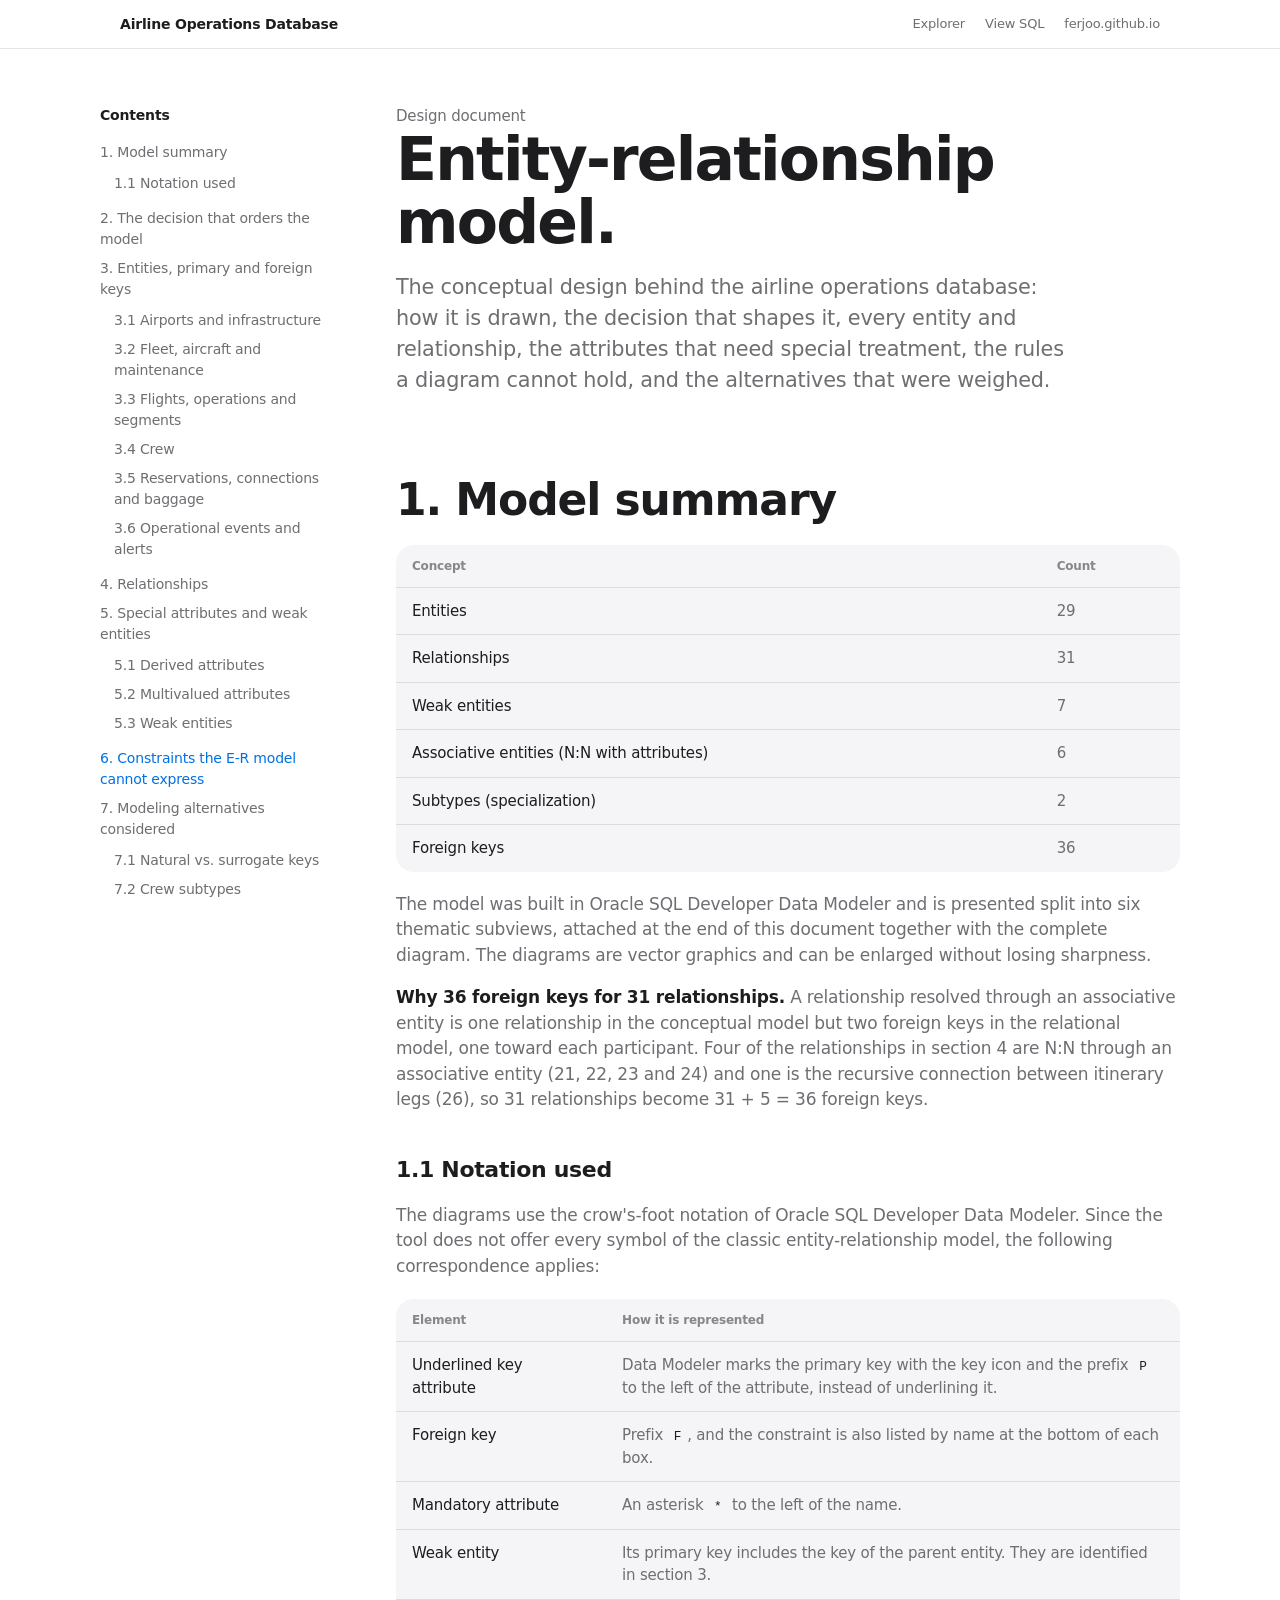
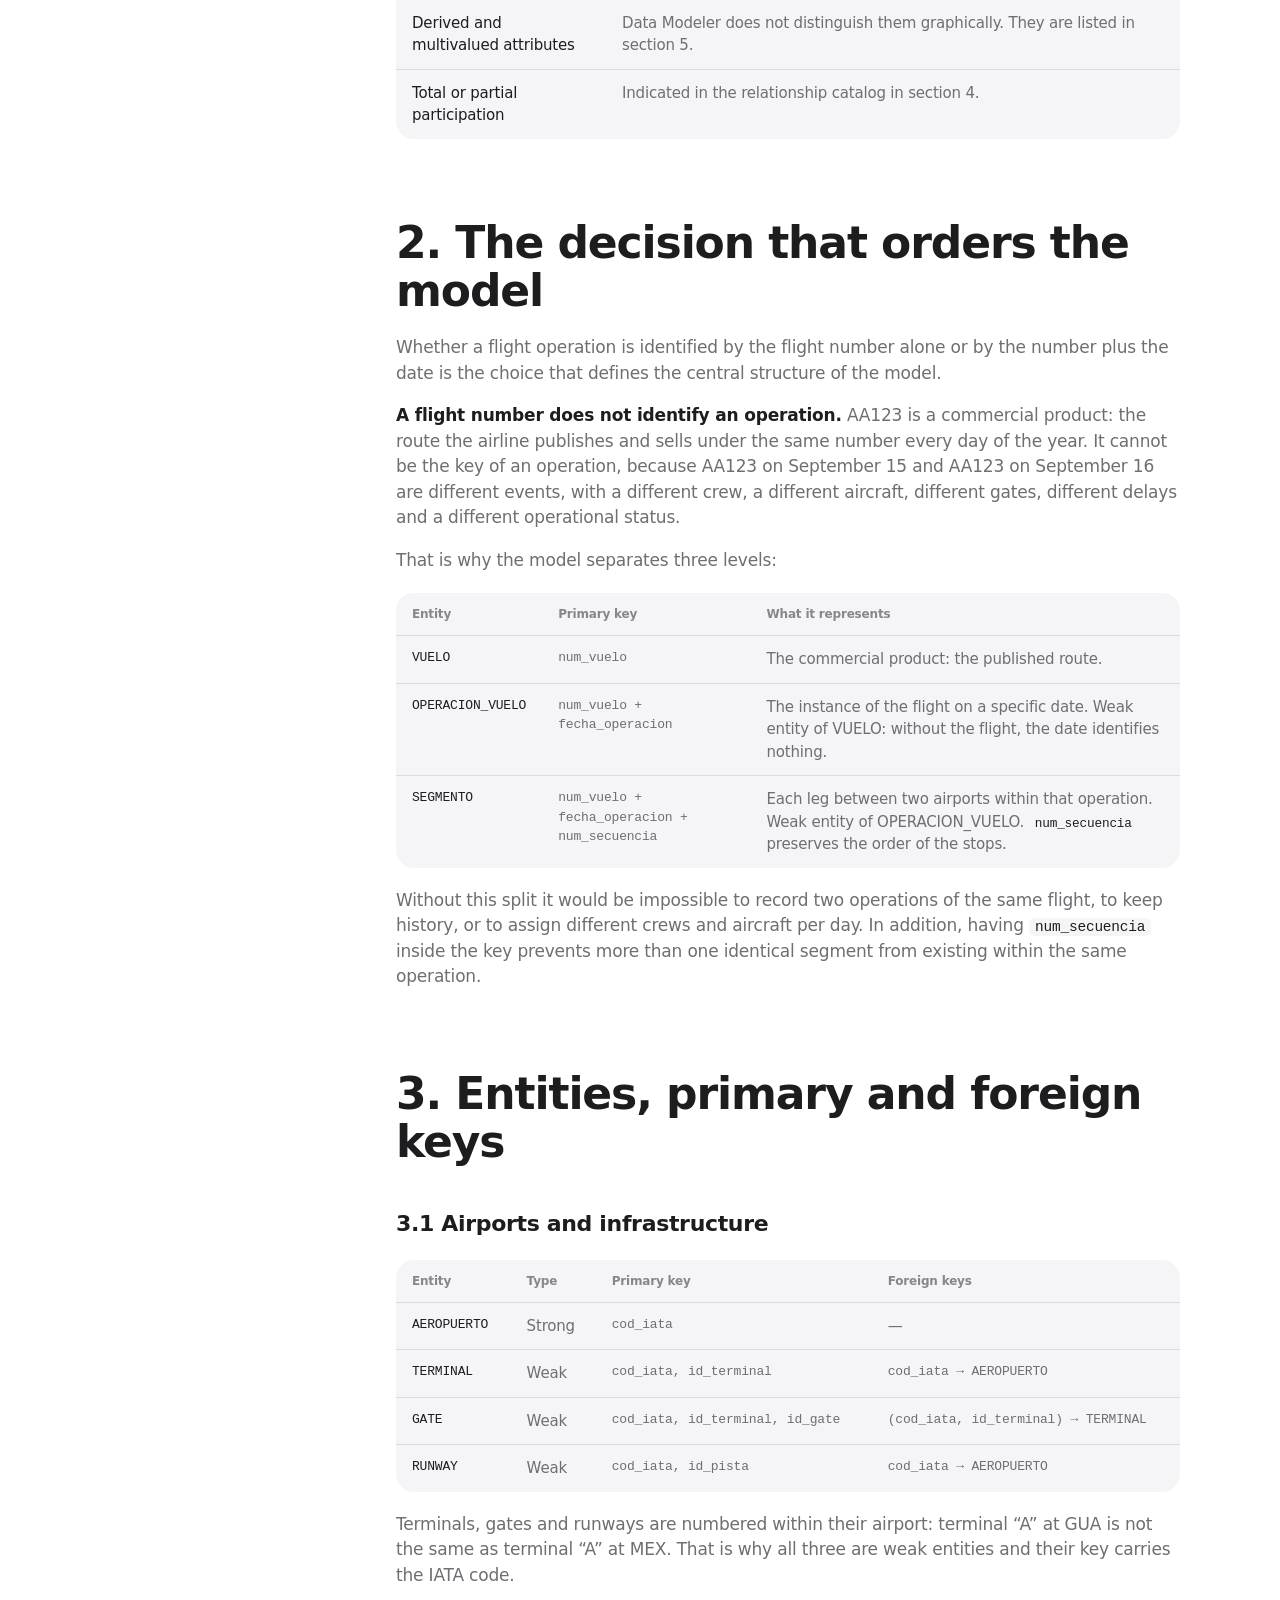
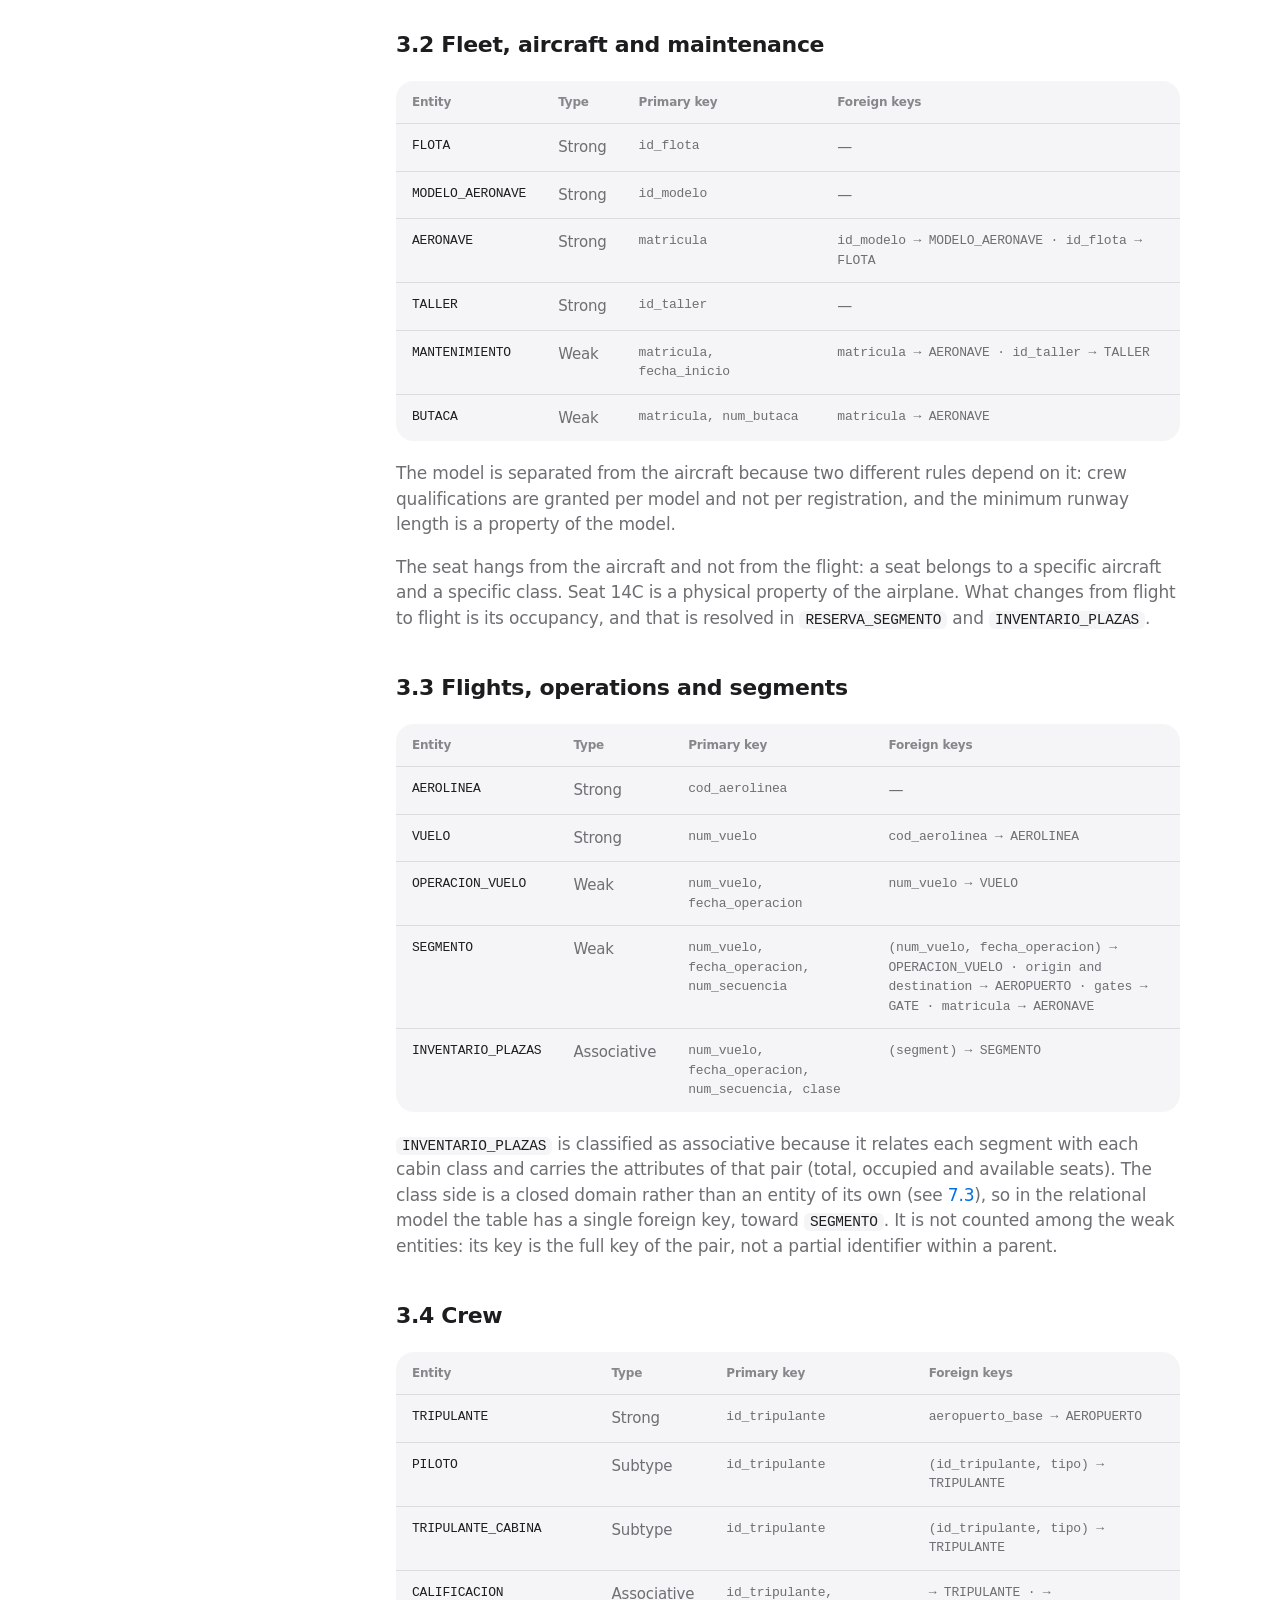
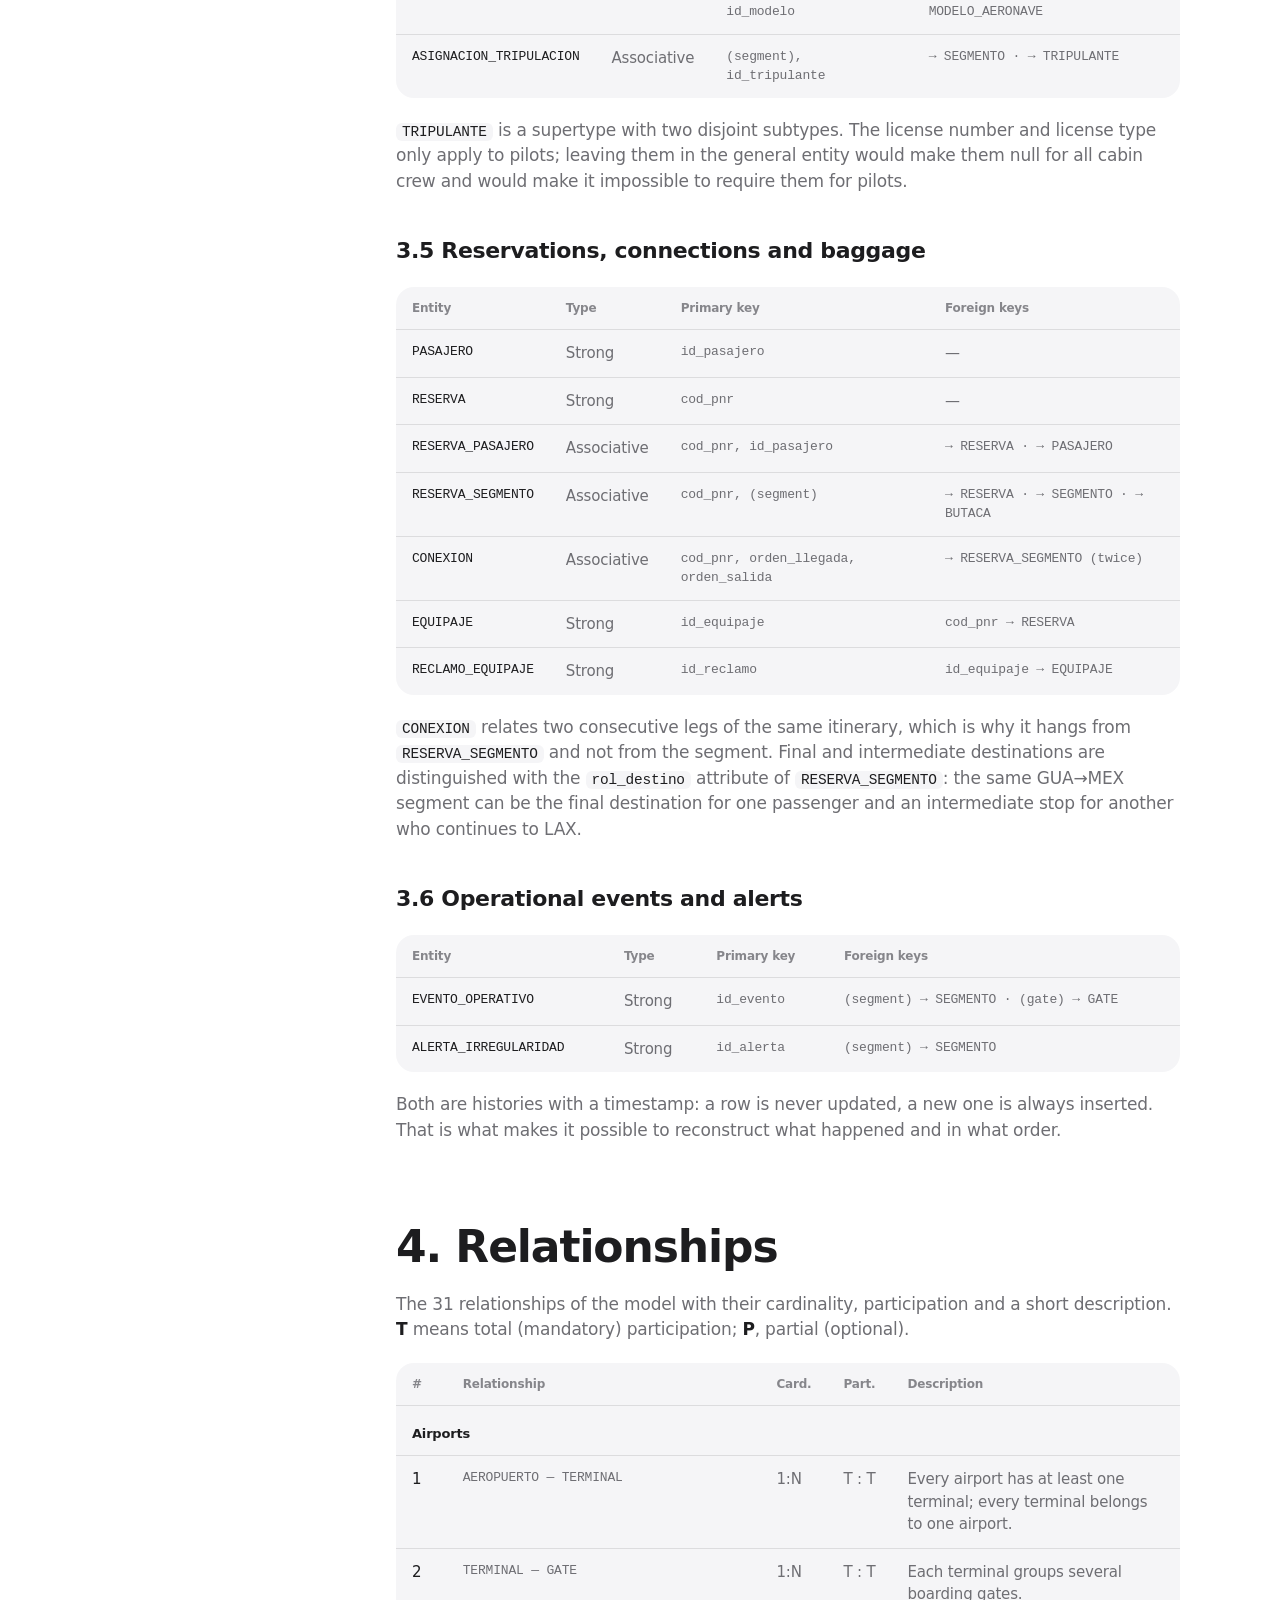
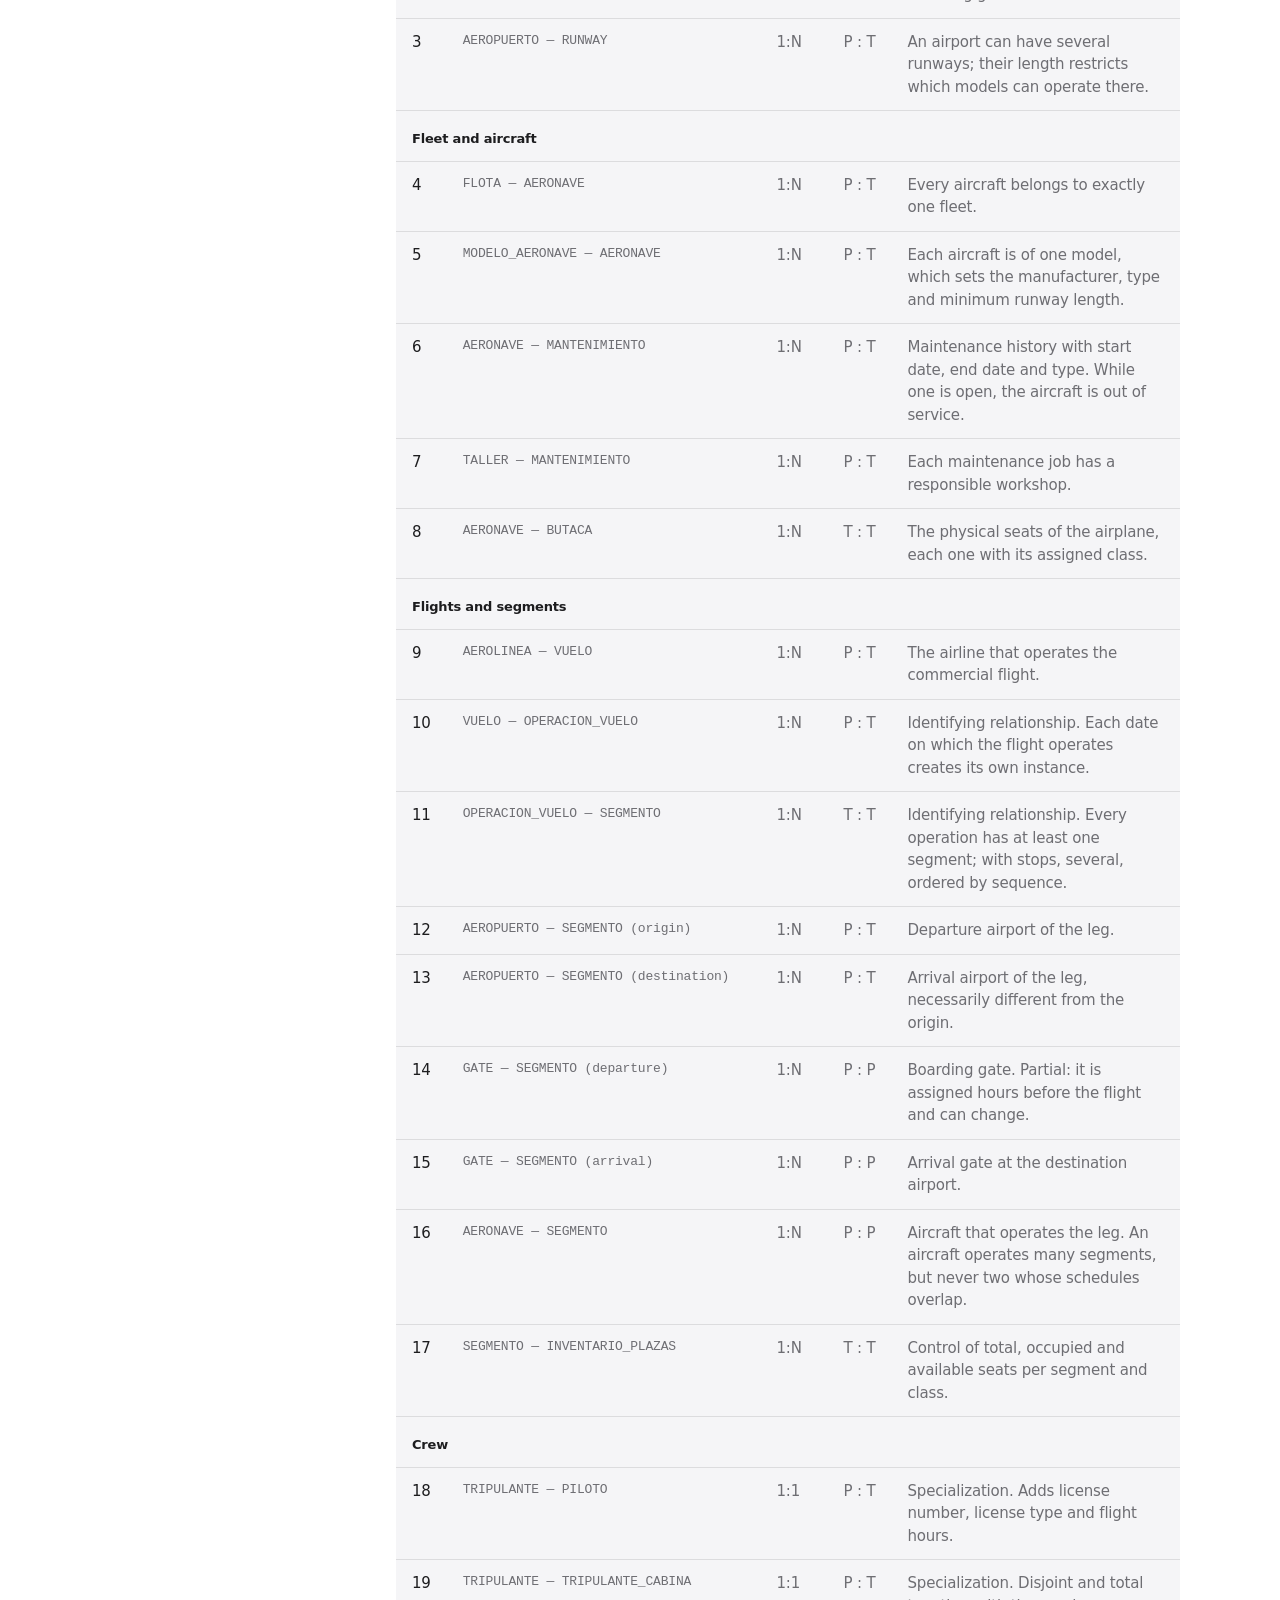
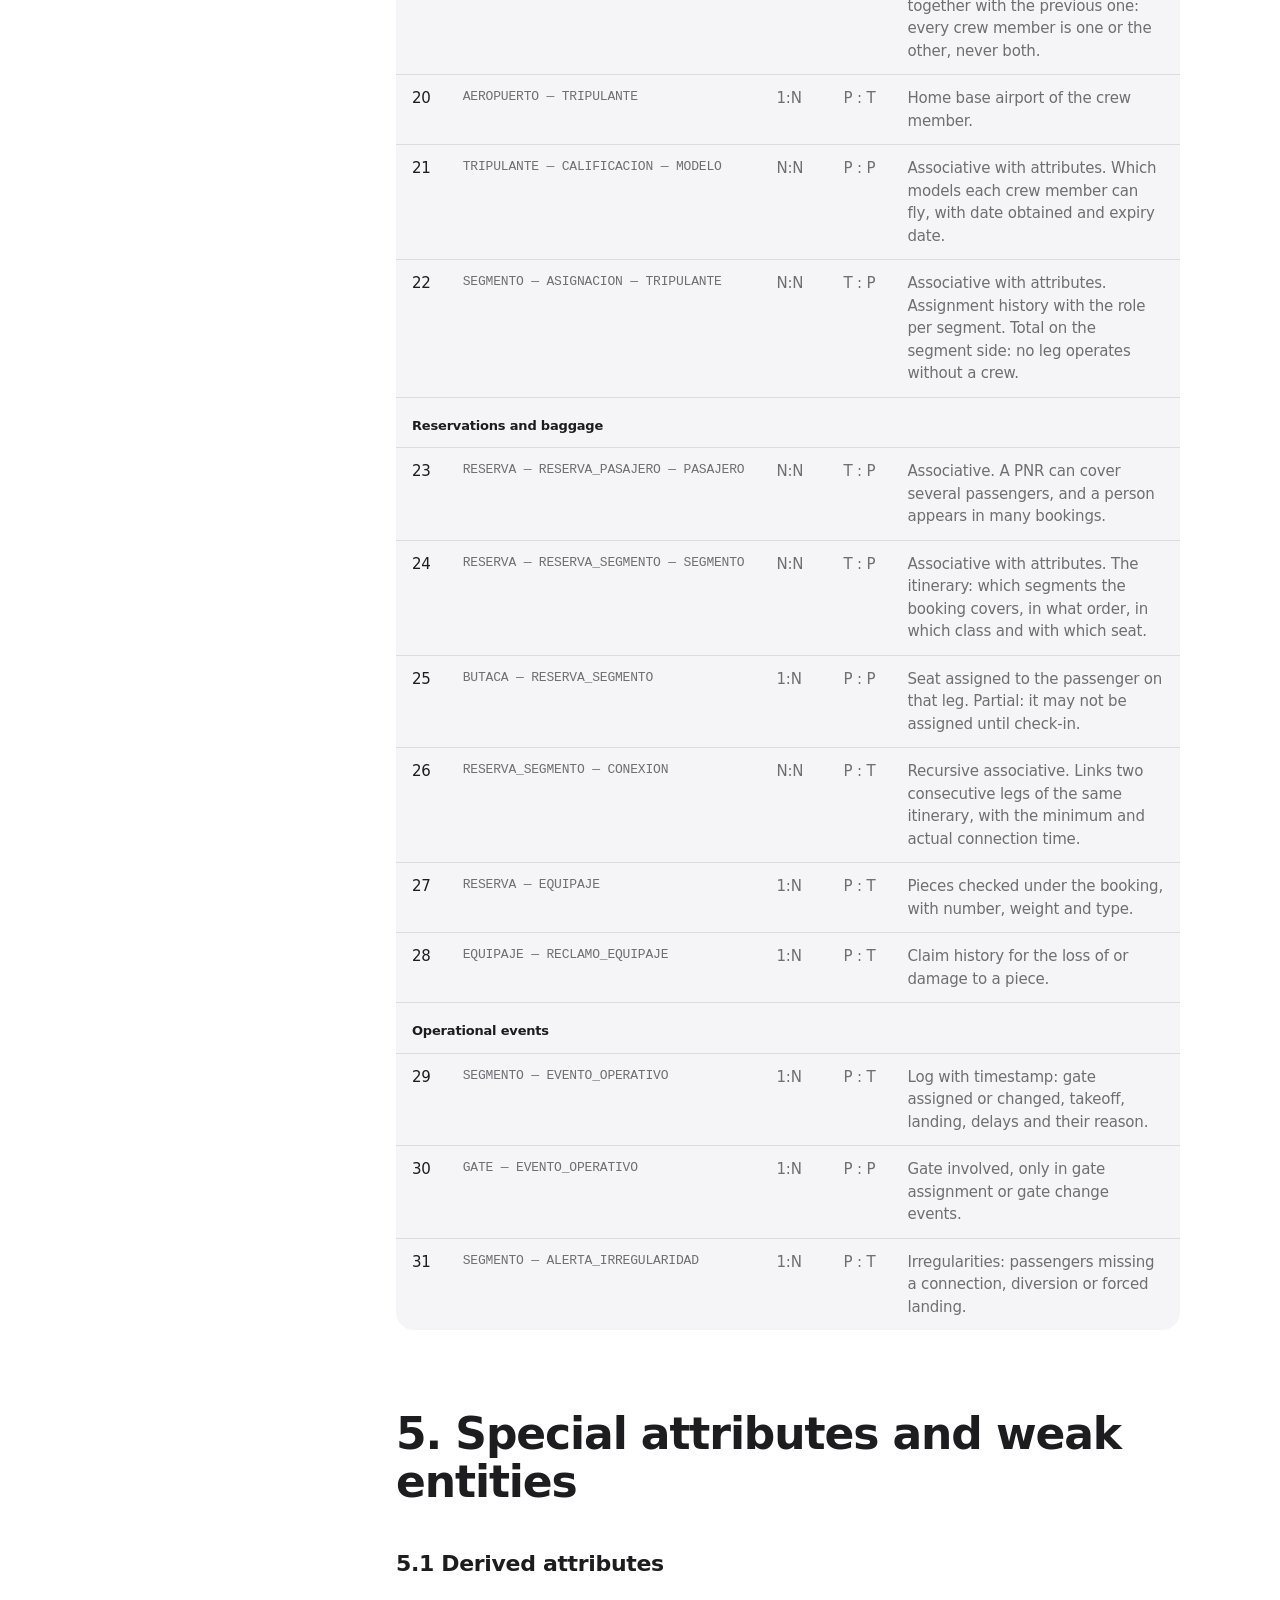
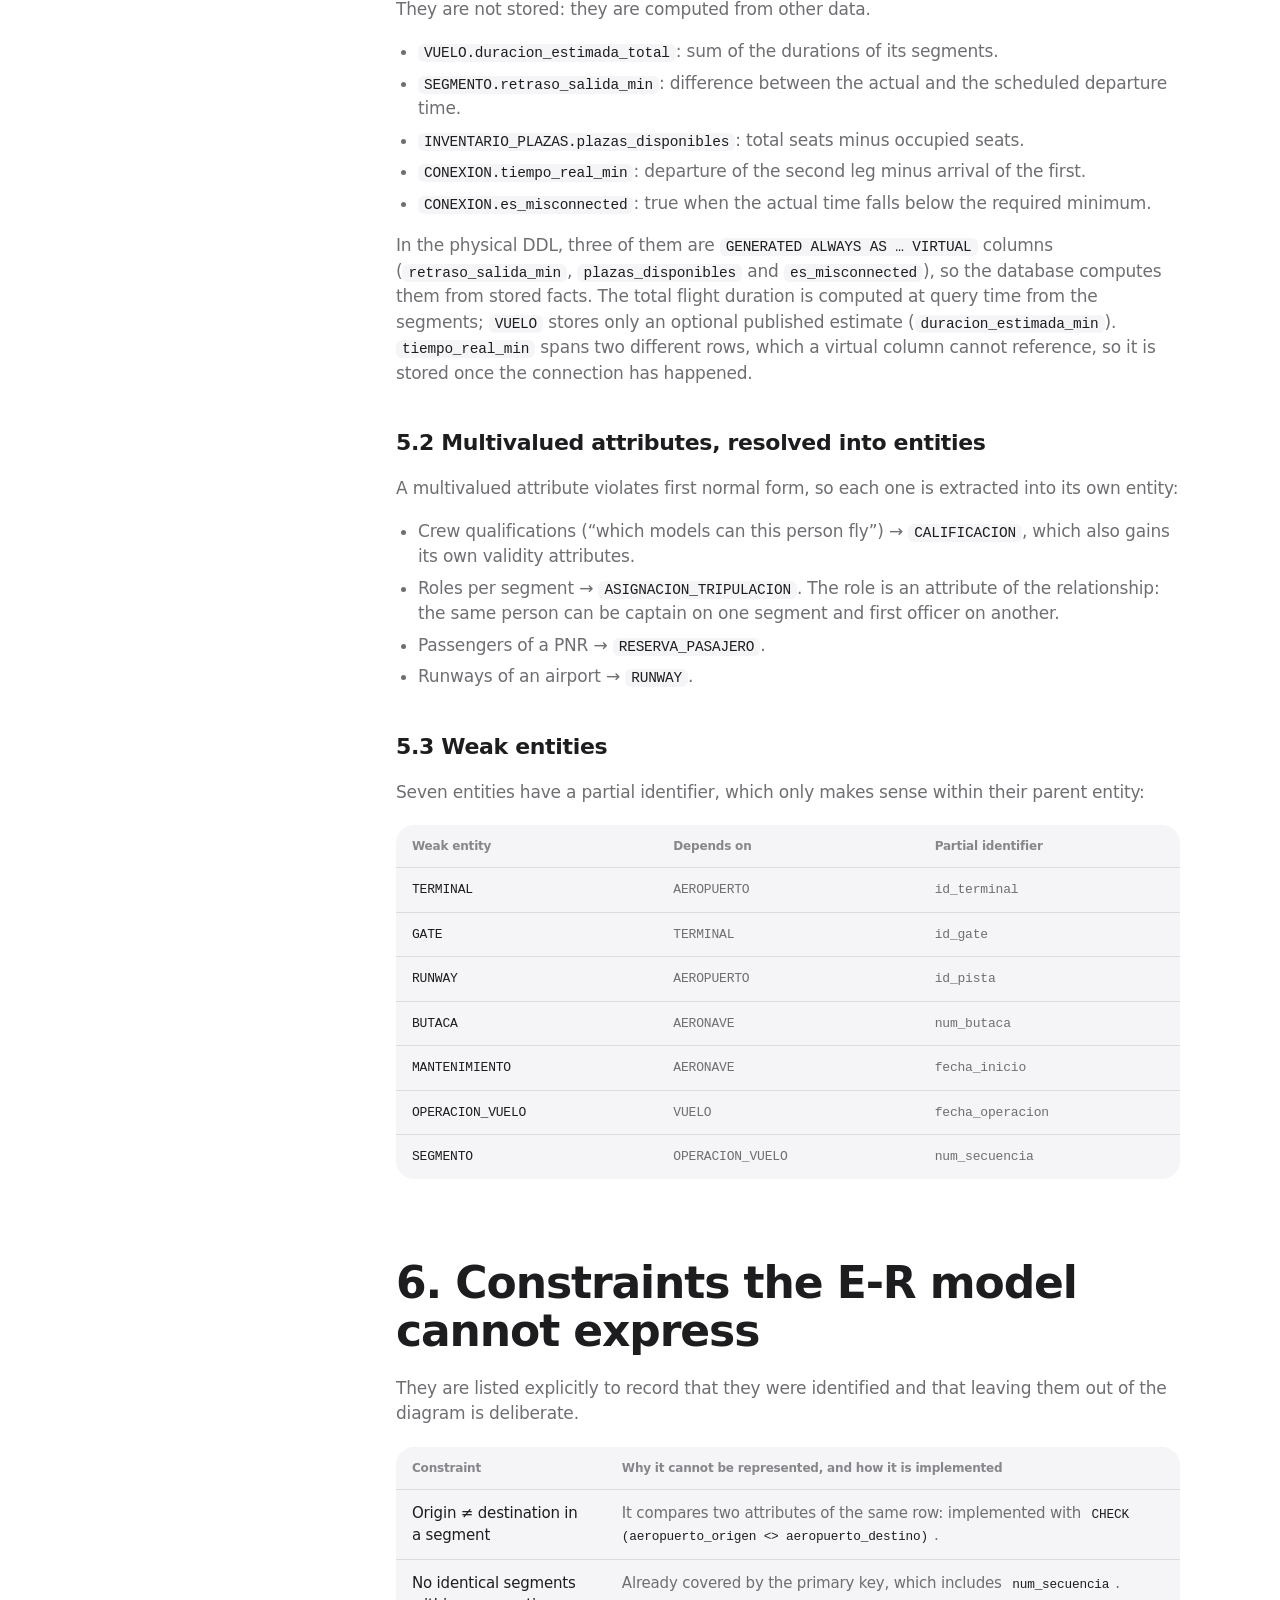
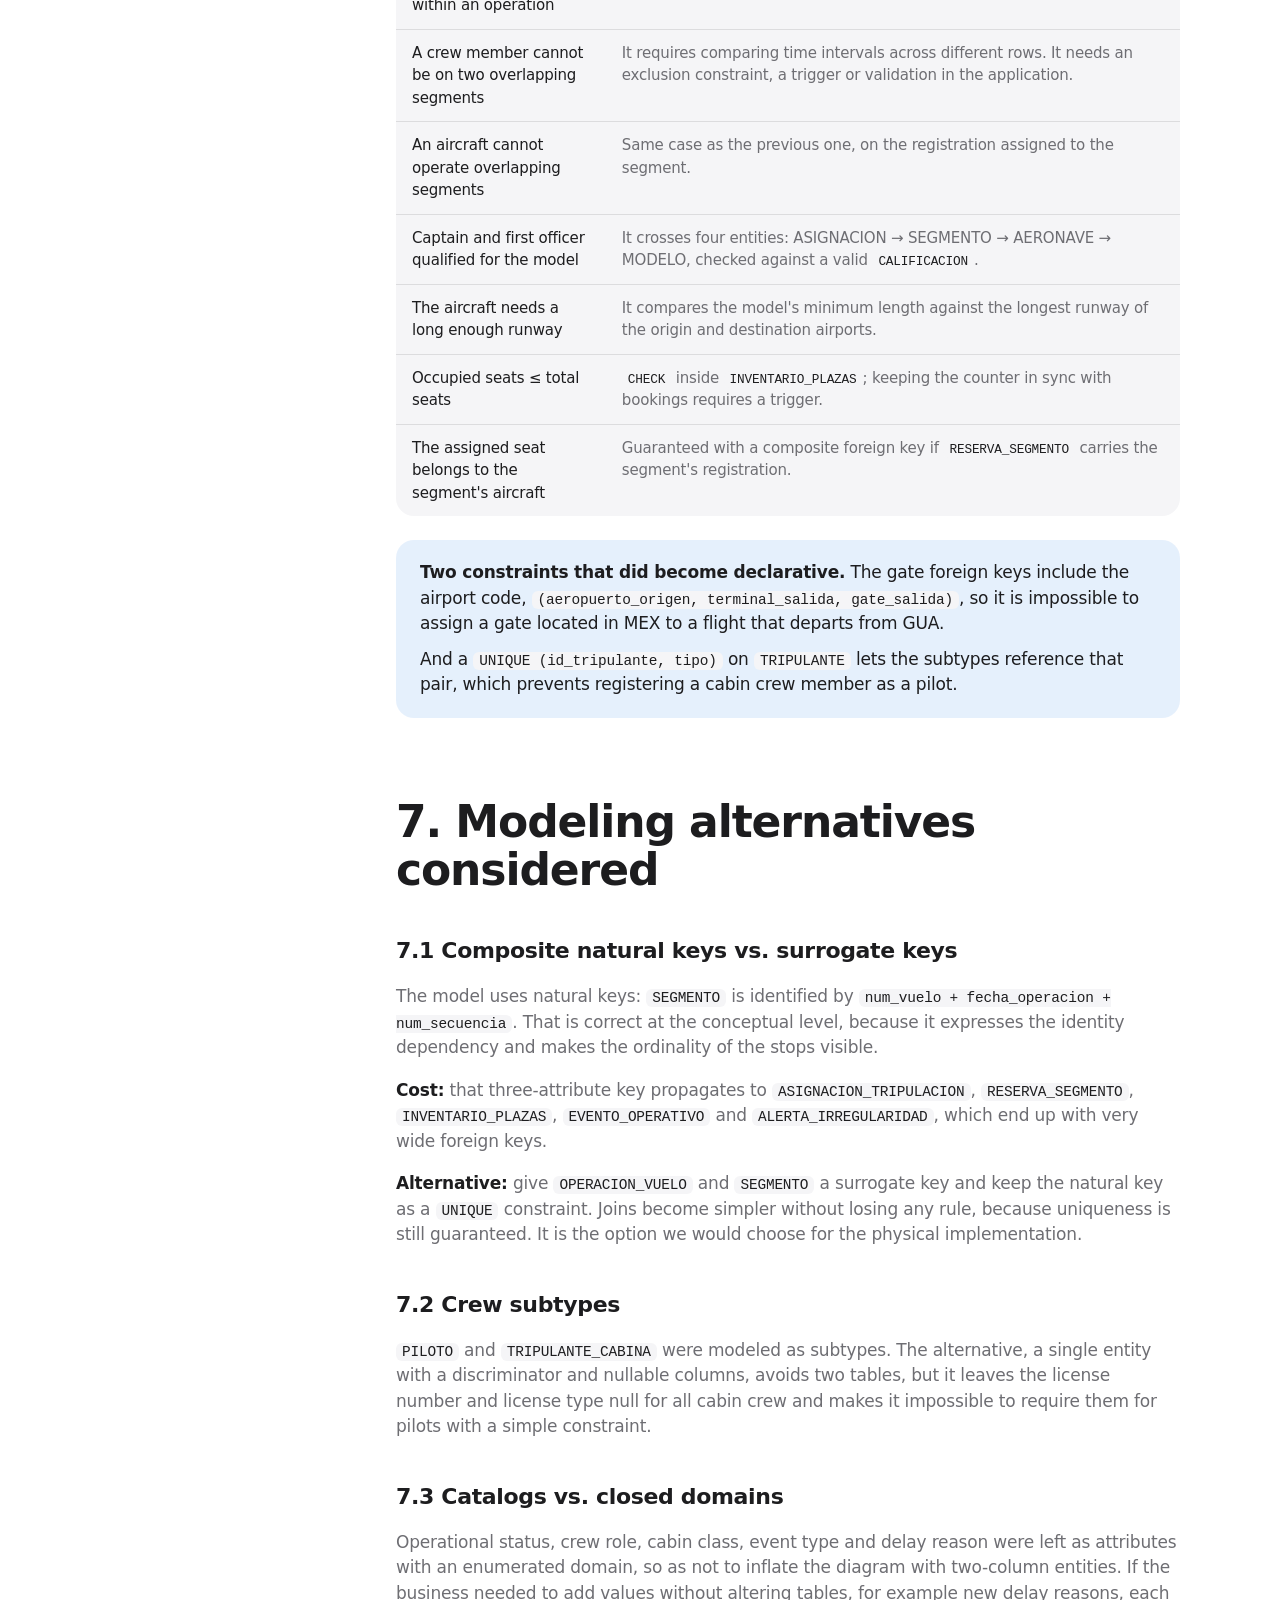
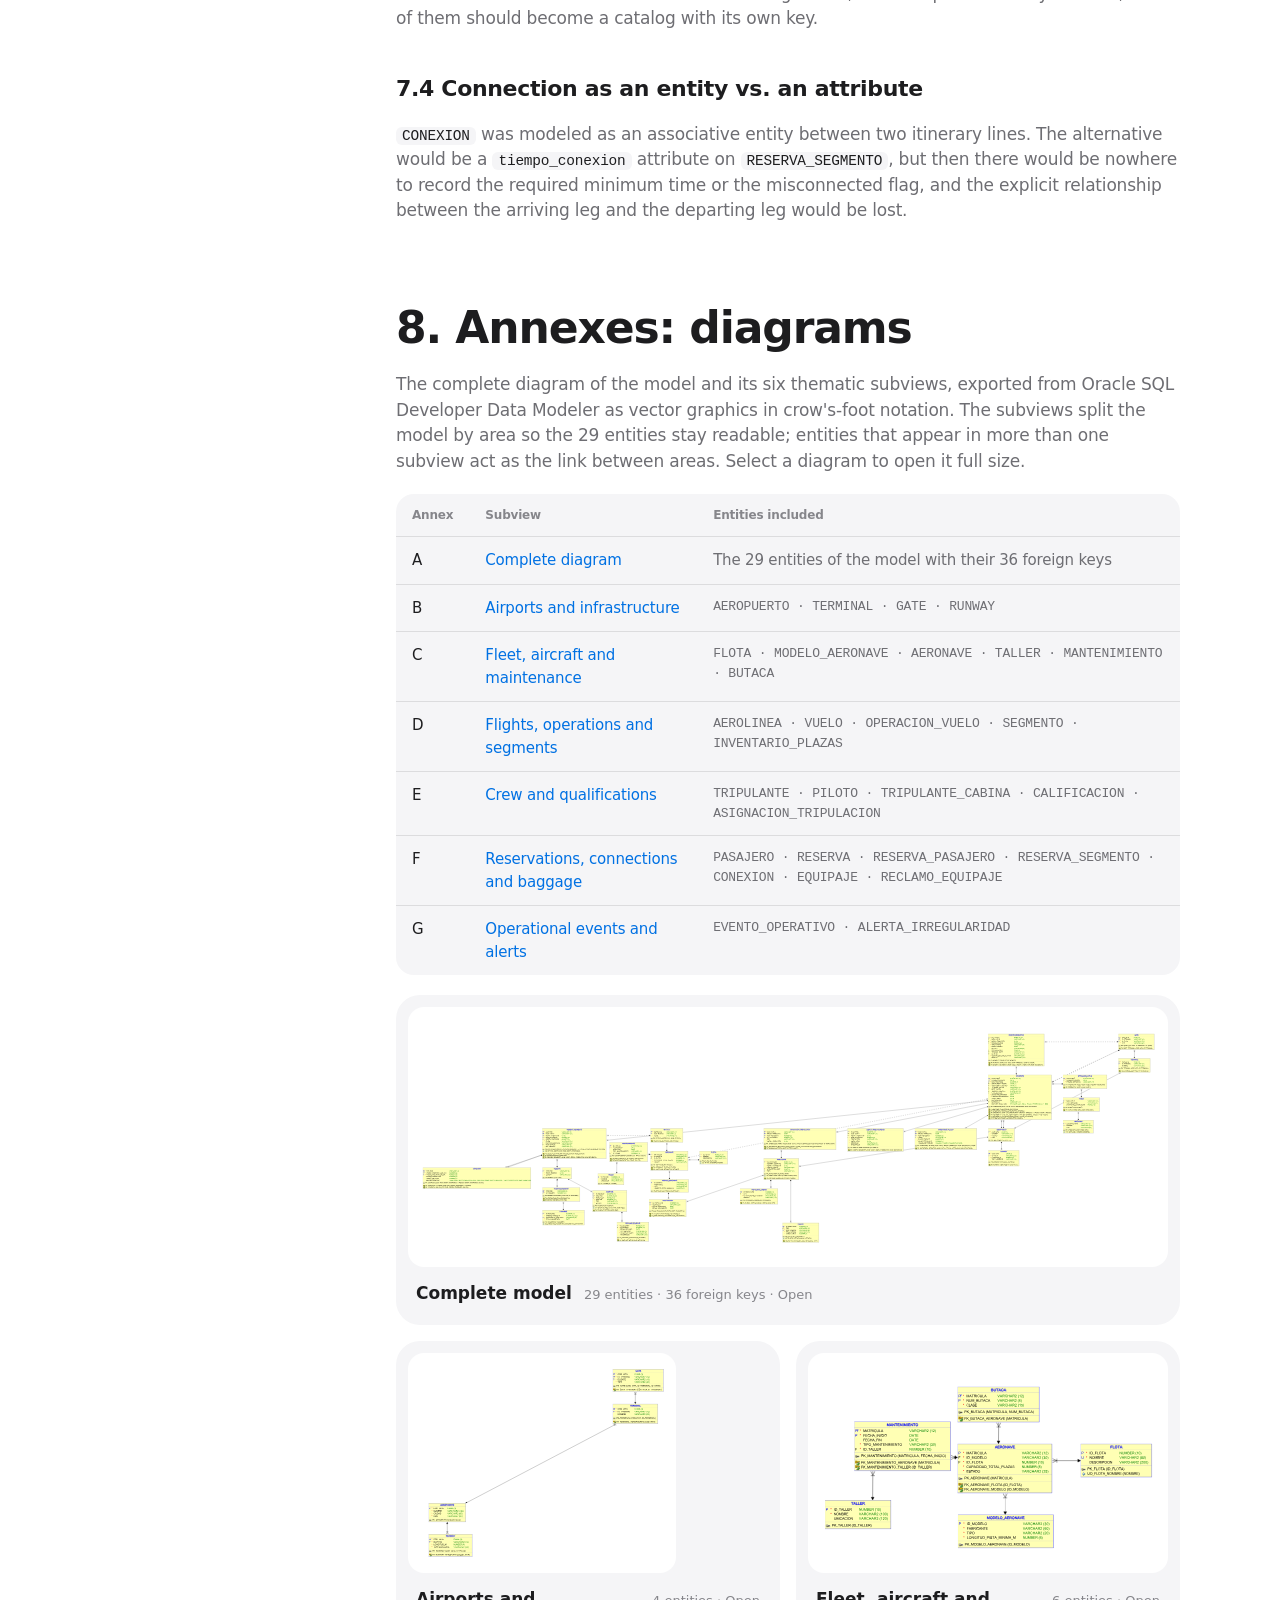
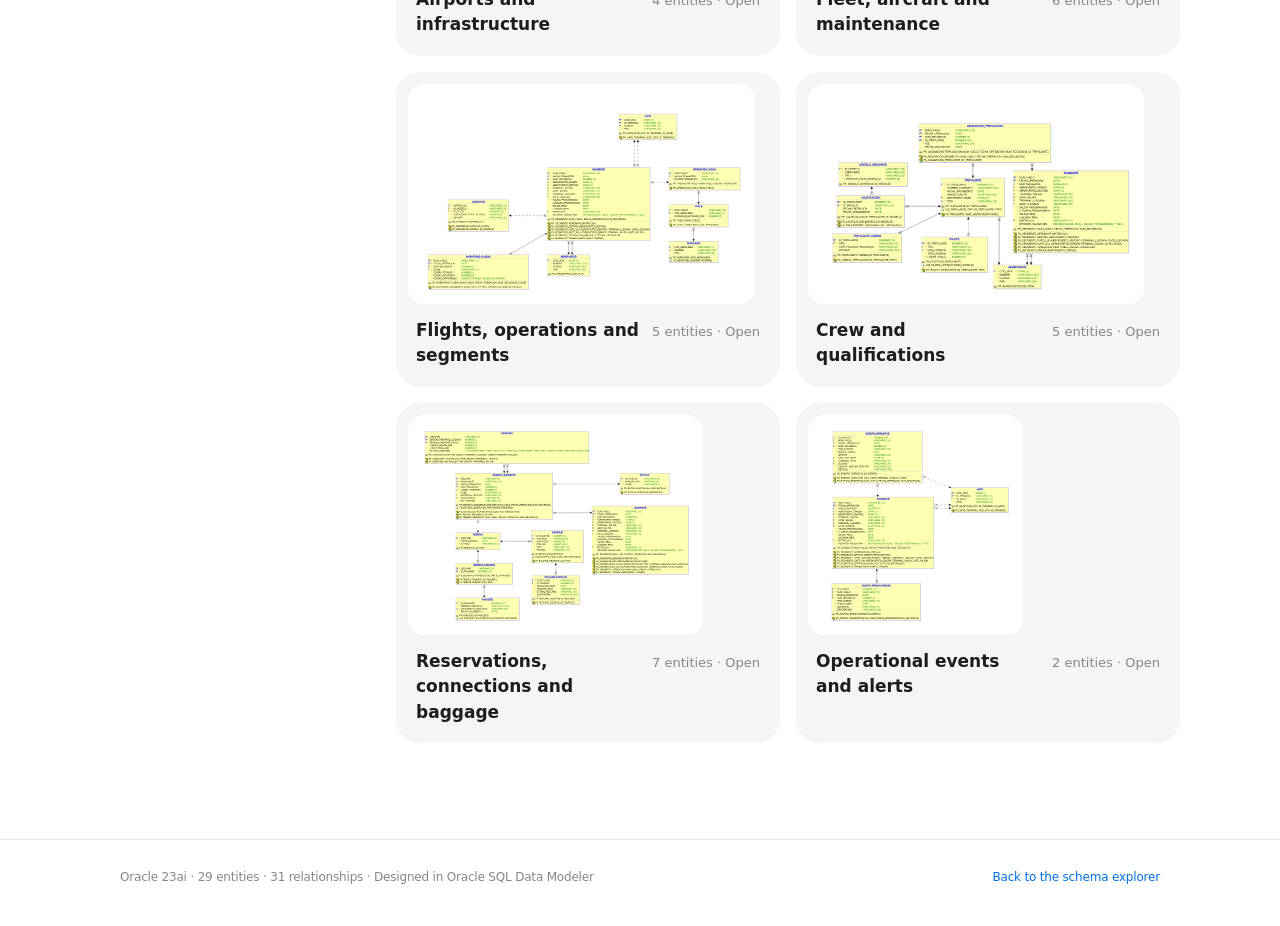
<file: design.html>
<!doctype html>
<html lang="en">
  <head>
    <meta charset="UTF-8" />
    <meta name="viewport" content="width=device-width, initial-scale=1.0" />
    <meta name="color-scheme" content="light dark" />
    <meta name="description" content="Entity-relationship design document for the airline operations database: notation, key decisions, every entity and relationship, special attributes, constraints and modeling alternatives." />
    <title>Design Document · Airline Operations Database</title>
    <link rel="icon" href="data:image/svg+xml,%3Csvg xmlns='http://www.w3.org/2000/svg' viewBox='0 0 64 64'%3E%3Crect width='64' height='64' rx='14' fill='%230071e3'/%3E%3Cpath d='M18 22h28M18 32h28M18 42h28' stroke='white' stroke-width='5' stroke-linecap='round'/%3E%3C/svg%3E" />
    <link rel="stylesheet" href="assets/style.css" />
  </head>
  <body>
    <header class="nav">
      <div class="wrap nav-inner">
        <a class="nav-title" href="index.html">Airline Operations Database</a>
        <nav aria-label="Links" class="nav-links">
          <a href="index.html">Explorer</a>
          <a href="https://github.com/ferjoo/airline-database/blob/main/schema/airline.sql">View SQL</a>
          <a href="https://ferjoo.github.io">ferjoo.github.io</a>
        </nav>
      </div>
    </header>

    <div class="wrap doc-layout">
      <details class="toc" open>
        <summary>Contents</summary>
        <ol>
          <li><a href="#summary">1. Model summary</a>
            <ol><li><a href="#notation">1.1 Notation used</a></li></ol>
          </li>
          <li><a href="#decision">2. The decision that orders the model</a></li>
          <li><a href="#entities">3. Entities, primary and foreign keys</a>
            <ol>
              <li><a href="#e-airports">3.1 Airports and infrastructure</a></li>
              <li><a href="#e-fleet">3.2 Fleet, aircraft and maintenance</a></li>
              <li><a href="#e-flights">3.3 Flights, operations and segments</a></li>
              <li><a href="#e-crew">3.4 Crew</a></li>
              <li><a href="#e-reservations">3.5 Reservations, connections and baggage</a></li>
              <li><a href="#e-operations">3.6 Operational events and alerts</a></li>
            </ol>
          </li>
          <li><a href="#relationships">4. Relationships</a></li>
          <li><a href="#special">5. Special attributes and weak entities</a>
            <ol>
              <li><a href="#derived">5.1 Derived attributes</a></li>
              <li><a href="#multivalued">5.2 Multivalued attributes</a></li>
              <li><a href="#weak">5.3 Weak entities</a></li>
            </ol>
          </li>
          <li><a href="#constraints">6. Constraints the E-R model cannot express</a></li>
          <li><a href="#alternatives">7. Modeling alternatives considered</a>
            <ol>
              <li><a href="#alt-keys">7.1 Natural vs. surrogate keys</a></li>
              <li><a href="#alt-subtypes">7.2 Crew subtypes</a></li>
              <li><a href="#alt-catalogs">7.3 Catalogs vs. closed domains</a></li>
              <li><a href="#alt-connection">7.4 Connection as entity vs. attribute</a></li>
            </ol>
          </li>
          <li><a href="#annexes">8. Annexes: diagrams</a></li>
        </ol>
      </details>

      <main class="doc">
        <p class="eyebrow">Design document</p>
        <h1>Entity-relationship model.</h1>
        <p class="lead">
          The conceptual design behind the airline operations database: how it is drawn, the decision that shapes it, every entity
          and relationship, the attributes that need special treatment, the rules a diagram cannot hold, and the alternatives that
          were weighed.
        </p>

        <!-- 1 -->
        <h2 id="summary">1. Model summary</h2>
        <div class="doc-table">
          <table>
            <thead><tr><th>Concept</th><th>Count</th></tr></thead>
            <tbody>
              <tr><td>Entities</td><td>29</td></tr>
              <tr><td>Relationships</td><td>31</td></tr>
              <tr><td>Weak entities</td><td>7</td></tr>
              <tr><td>Associative entities (N:N with attributes)</td><td>6</td></tr>
              <tr><td>Subtypes (specialization)</td><td>2</td></tr>
              <tr><td>Foreign keys</td><td>36</td></tr>
            </tbody>
          </table>
        </div>
        <p>
          The model was built in Oracle SQL Developer Data Modeler and is presented split into six thematic subviews, attached at the
          end of this document together with the complete diagram. The diagrams are vector graphics and can be enlarged without losing
          sharpness.
        </p>
        <p>
          <strong>Why 36 foreign keys for 31 relationships.</strong> A relationship resolved through an associative entity is one
          relationship in the conceptual model but two foreign keys in the relational model, one toward each participant. Four of the
          relationships in section 4 are N:N through an associative entity (21, 22, 23 and 24) and one is the recursive connection
          between itinerary legs (26), so 31 relationships become 31 + 5 = 36 foreign keys.
        </p>

        <h3 id="notation">1.1 Notation used</h3>
        <p>
          The diagrams use the crow's-foot notation of Oracle SQL Developer Data Modeler. Since the tool does not offer every symbol of
          the classic entity-relationship model, the following correspondence applies:
        </p>
        <div class="doc-table">
          <table>
            <thead><tr><th>Element</th><th>How it is represented</th></tr></thead>
            <tbody>
              <tr><td>Underlined key attribute</td><td>Data Modeler marks the primary key with the key icon and the prefix <code>P</code> to the left of the attribute, instead of underlining it.</td></tr>
              <tr><td>Foreign key</td><td>Prefix <code>F</code>, and the constraint is also listed by name at the bottom of each box.</td></tr>
              <tr><td>Mandatory attribute</td><td>An asterisk <code>*</code> to the left of the name.</td></tr>
              <tr><td>Weak entity</td><td>Its primary key includes the key of the parent entity. They are identified in section 3.</td></tr>
              <tr><td>Derived and multivalued attributes</td><td>Data Modeler does not distinguish them graphically. They are listed in section 5.</td></tr>
              <tr><td>Total or partial participation</td><td>Indicated in the relationship catalog in section 4.</td></tr>
            </tbody>
          </table>
        </div>

        <!-- 2 -->
        <h2 id="decision">2. The decision that orders the model</h2>
        <p>
          Whether a flight operation is identified by the flight number alone or by the number plus the date is the choice that defines
          the central structure of the model.
        </p>
        <p>
          <strong>A flight number does not identify an operation.</strong> AA123 is a commercial product: the route the airline publishes
          and sells under the same number every day of the year. It cannot be the key of an operation, because AA123 on September 15 and
          AA123 on September 16 are different events, with a different crew, a different aircraft, different gates, different delays and
          a different operational status.
        </p>
        <p>That is why the model separates three levels:</p>
        <div class="doc-table">
          <table>
            <thead><tr><th>Entity</th><th>Primary key</th><th>What it represents</th></tr></thead>
            <tbody>
              <tr><td class="mono">VUELO</td><td class="mono">num_vuelo</td><td>The commercial product: the published route.</td></tr>
              <tr><td class="mono">OPERACION_VUELO</td><td class="mono">num_vuelo + fecha_operacion</td><td>The instance of the flight on a specific date. Weak entity of VUELO: without the flight, the date identifies nothing.</td></tr>
              <tr><td class="mono">SEGMENTO</td><td class="mono">num_vuelo + fecha_operacion + num_secuencia</td><td>Each leg between two airports within that operation. Weak entity of OPERACION_VUELO. <code>num_secuencia</code> preserves the order of the stops.</td></tr>
            </tbody>
          </table>
        </div>
        <p>
          Without this split it would be impossible to record two operations of the same flight, to keep history, or to assign different
          crews and aircraft per day. In addition, having <code>num_secuencia</code> inside the key prevents more than one identical segment
          from existing within the same operation.
        </p>

        <!-- 3 -->
        <h2 id="entities">3. Entities, primary and foreign keys</h2>

        <h3 id="e-airports">3.1 Airports and infrastructure</h3>
        <div class="doc-table">
          <table>
            <thead><tr><th>Entity</th><th>Type</th><th>Primary key</th><th>Foreign keys</th></tr></thead>
            <tbody>
              <tr><td class="mono">AEROPUERTO</td><td>Strong</td><td class="mono">cod_iata</td><td>—</td></tr>
              <tr><td class="mono">TERMINAL</td><td>Weak</td><td class="mono">cod_iata, id_terminal</td><td class="mono">cod_iata → AEROPUERTO</td></tr>
              <tr><td class="mono">GATE</td><td>Weak</td><td class="mono">cod_iata, id_terminal, id_gate</td><td class="mono">(cod_iata, id_terminal) → TERMINAL</td></tr>
              <tr><td class="mono">RUNWAY</td><td>Weak</td><td class="mono">cod_iata, id_pista</td><td class="mono">cod_iata → AEROPUERTO</td></tr>
            </tbody>
          </table>
        </div>
        <p>
          Terminals, gates and runways are numbered within their airport: terminal “A” at GUA is not the same as terminal “A” at MEX.
          That is why all three are weak entities and their key carries the IATA code.
        </p>

        <h3 id="e-fleet">3.2 Fleet, aircraft and maintenance</h3>
        <div class="doc-table">
          <table>
            <thead><tr><th>Entity</th><th>Type</th><th>Primary key</th><th>Foreign keys</th></tr></thead>
            <tbody>
              <tr><td class="mono">FLOTA</td><td>Strong</td><td class="mono">id_flota</td><td>—</td></tr>
              <tr><td class="mono">MODELO_AERONAVE</td><td>Strong</td><td class="mono">id_modelo</td><td>—</td></tr>
              <tr><td class="mono">AERONAVE</td><td>Strong</td><td class="mono">matricula</td><td class="mono">id_modelo → MODELO_AERONAVE · id_flota → FLOTA</td></tr>
              <tr><td class="mono">TALLER</td><td>Strong</td><td class="mono">id_taller</td><td>—</td></tr>
              <tr><td class="mono">MANTENIMIENTO</td><td>Weak</td><td class="mono">matricula, fecha_inicio</td><td class="mono">matricula → AERONAVE · id_taller → TALLER</td></tr>
              <tr><td class="mono">BUTACA</td><td>Weak</td><td class="mono">matricula, num_butaca</td><td class="mono">matricula → AERONAVE</td></tr>
            </tbody>
          </table>
        </div>
        <p>
          The model is separated from the aircraft because two different rules depend on it: crew qualifications are granted per model and
          not per registration, and the minimum runway length is a property of the model.
        </p>
        <p>
          The seat hangs from the aircraft and not from the flight: a seat belongs to a specific aircraft and a specific class. Seat 14C is a
          physical property of the airplane. What changes from flight to flight is its occupancy, and that is resolved in
          <code>RESERVA_SEGMENTO</code> and <code>INVENTARIO_PLAZAS</code>.
        </p>

        <h3 id="e-flights">3.3 Flights, operations and segments</h3>
        <div class="doc-table">
          <table>
            <thead><tr><th>Entity</th><th>Type</th><th>Primary key</th><th>Foreign keys</th></tr></thead>
            <tbody>
              <tr><td class="mono">AEROLINEA</td><td>Strong</td><td class="mono">cod_aerolinea</td><td>—</td></tr>
              <tr><td class="mono">VUELO</td><td>Strong</td><td class="mono">num_vuelo</td><td class="mono">cod_aerolinea → AEROLINEA</td></tr>
              <tr><td class="mono">OPERACION_VUELO</td><td>Weak</td><td class="mono">num_vuelo, fecha_operacion</td><td class="mono">num_vuelo → VUELO</td></tr>
              <tr><td class="mono">SEGMENTO</td><td>Weak</td><td class="mono">num_vuelo, fecha_operacion, num_secuencia</td><td class="mono">(num_vuelo, fecha_operacion) → OPERACION_VUELO · origin and destination → AEROPUERTO · gates → GATE · matricula → AERONAVE</td></tr>
              <tr><td class="mono">INVENTARIO_PLAZAS</td><td>Associative</td><td class="mono">num_vuelo, fecha_operacion, num_secuencia, clase</td><td class="mono">(segment) → SEGMENTO</td></tr>
            </tbody>
          </table>
        </div>
        <p>
          <code>INVENTARIO_PLAZAS</code> is classified as associative because it relates each segment with each cabin class and carries the
          attributes of that pair (total, occupied and available seats). The class side is a closed domain rather than an entity of its own
          (see <a href="#alt-catalogs">7.3</a>), so in the relational model the table has a single foreign key, toward
          <code>SEGMENTO</code>. It is not counted among the weak entities: its key is the full key of the pair, not a partial identifier
          within a parent.
        </p>

        <h3 id="e-crew">3.4 Crew</h3>
        <div class="doc-table">
          <table>
            <thead><tr><th>Entity</th><th>Type</th><th>Primary key</th><th>Foreign keys</th></tr></thead>
            <tbody>
              <tr><td class="mono">TRIPULANTE</td><td>Strong</td><td class="mono">id_tripulante</td><td class="mono">aeropuerto_base → AEROPUERTO</td></tr>
              <tr><td class="mono">PILOTO</td><td>Subtype</td><td class="mono">id_tripulante</td><td class="mono">(id_tripulante, tipo) → TRIPULANTE</td></tr>
              <tr><td class="mono">TRIPULANTE_CABINA</td><td>Subtype</td><td class="mono">id_tripulante</td><td class="mono">(id_tripulante, tipo) → TRIPULANTE</td></tr>
              <tr><td class="mono">CALIFICACION</td><td>Associative</td><td class="mono">id_tripulante, id_modelo</td><td class="mono">→ TRIPULANTE · → MODELO_AERONAVE</td></tr>
              <tr><td class="mono">ASIGNACION_TRIPULACION</td><td>Associative</td><td class="mono">(segment), id_tripulante</td><td class="mono">→ SEGMENTO · → TRIPULANTE</td></tr>
            </tbody>
          </table>
        </div>
        <p>
          <code>TRIPULANTE</code> is a supertype with two disjoint subtypes. The license number and license type only apply to pilots; leaving
          them in the general entity would make them null for all cabin crew and would make it impossible to require them for pilots.
        </p>

        <h3 id="e-reservations">3.5 Reservations, connections and baggage</h3>
        <div class="doc-table">
          <table>
            <thead><tr><th>Entity</th><th>Type</th><th>Primary key</th><th>Foreign keys</th></tr></thead>
            <tbody>
              <tr><td class="mono">PASAJERO</td><td>Strong</td><td class="mono">id_pasajero</td><td>—</td></tr>
              <tr><td class="mono">RESERVA</td><td>Strong</td><td class="mono">cod_pnr</td><td>—</td></tr>
              <tr><td class="mono">RESERVA_PASAJERO</td><td>Associative</td><td class="mono">cod_pnr, id_pasajero</td><td class="mono">→ RESERVA · → PASAJERO</td></tr>
              <tr><td class="mono">RESERVA_SEGMENTO</td><td>Associative</td><td class="mono">cod_pnr, (segment)</td><td class="mono">→ RESERVA · → SEGMENTO · → BUTACA</td></tr>
              <tr><td class="mono">CONEXION</td><td>Associative</td><td class="mono">cod_pnr, orden_llegada, orden_salida</td><td class="mono">→ RESERVA_SEGMENTO (twice)</td></tr>
              <tr><td class="mono">EQUIPAJE</td><td>Strong</td><td class="mono">id_equipaje</td><td class="mono">cod_pnr → RESERVA</td></tr>
              <tr><td class="mono">RECLAMO_EQUIPAJE</td><td>Strong</td><td class="mono">id_reclamo</td><td class="mono">id_equipaje → EQUIPAJE</td></tr>
            </tbody>
          </table>
        </div>
        <p>
          <code>CONEXION</code> relates two consecutive legs of the same itinerary, which is why it hangs from <code>RESERVA_SEGMENTO</code> and
          not from the segment. Final and intermediate destinations are distinguished with the <code>rol_destino</code> attribute of
          <code>RESERVA_SEGMENTO</code>: the same GUA→MEX segment can be the final destination for one passenger and an intermediate stop for
          another who continues to LAX.
        </p>

        <h3 id="e-operations">3.6 Operational events and alerts</h3>
        <div class="doc-table">
          <table>
            <thead><tr><th>Entity</th><th>Type</th><th>Primary key</th><th>Foreign keys</th></tr></thead>
            <tbody>
              <tr><td class="mono">EVENTO_OPERATIVO</td><td>Strong</td><td class="mono">id_evento</td><td class="mono">(segment) → SEGMENTO · (gate) → GATE</td></tr>
              <tr><td class="mono">ALERTA_IRREGULARIDAD</td><td>Strong</td><td class="mono">id_alerta</td><td class="mono">(segment) → SEGMENTO</td></tr>
            </tbody>
          </table>
        </div>
        <p>
          Both are histories with a timestamp: a row is never updated, a new one is always inserted. That is what makes it possible to
          reconstruct what happened and in what order.
        </p>

        <!-- 4 -->
        <h2 id="relationships">4. Relationships</h2>
        <p>
          The 31 relationships of the model with their cardinality, participation and a short description. <strong>T</strong> means total
          (mandatory) participation; <strong>P</strong>, partial (optional).
        </p>
        <div class="doc-table">
          <table>
            <thead><tr><th>#</th><th>Relationship</th><th>Card.</th><th>Part.</th><th>Description</th></tr></thead>
            <tbody>
              <tr class="group"><td colspan="5">Airports</td></tr>
              <tr><td>1</td><td class="mono nowrap">AEROPUERTO — TERMINAL</td><td>1:N</td><td class="nowrap">T : T</td><td>Every airport has at least one terminal; every terminal belongs to one airport.</td></tr>
              <tr><td>2</td><td class="mono nowrap">TERMINAL — GATE</td><td>1:N</td><td class="nowrap">T : T</td><td>Each terminal groups several boarding gates.</td></tr>
              <tr><td>3</td><td class="mono nowrap">AEROPUERTO — RUNWAY</td><td>1:N</td><td class="nowrap">P : T</td><td>An airport can have several runways; their length restricts which models can operate there.</td></tr>
              <tr class="group"><td colspan="5">Fleet and aircraft</td></tr>
              <tr><td>4</td><td class="mono nowrap">FLOTA — AERONAVE</td><td>1:N</td><td class="nowrap">P : T</td><td>Every aircraft belongs to exactly one fleet.</td></tr>
              <tr><td>5</td><td class="mono nowrap">MODELO_AERONAVE — AERONAVE</td><td>1:N</td><td class="nowrap">P : T</td><td>Each aircraft is of one model, which sets the manufacturer, type and minimum runway length.</td></tr>
              <tr><td>6</td><td class="mono nowrap">AERONAVE — MANTENIMIENTO</td><td>1:N</td><td class="nowrap">P : T</td><td>Maintenance history with start date, end date and type. While one is open, the aircraft is out of service.</td></tr>
              <tr><td>7</td><td class="mono nowrap">TALLER — MANTENIMIENTO</td><td>1:N</td><td class="nowrap">P : T</td><td>Each maintenance job has a responsible workshop.</td></tr>
              <tr><td>8</td><td class="mono nowrap">AERONAVE — BUTACA</td><td>1:N</td><td class="nowrap">T : T</td><td>The physical seats of the airplane, each one with its assigned class.</td></tr>
              <tr class="group"><td colspan="5">Flights and segments</td></tr>
              <tr><td>9</td><td class="mono nowrap">AEROLINEA — VUELO</td><td>1:N</td><td class="nowrap">P : T</td><td>The airline that operates the commercial flight.</td></tr>
              <tr><td>10</td><td class="mono nowrap">VUELO — OPERACION_VUELO</td><td>1:N</td><td class="nowrap">P : T</td><td>Identifying relationship. Each date on which the flight operates creates its own instance.</td></tr>
              <tr><td>11</td><td class="mono nowrap">OPERACION_VUELO — SEGMENTO</td><td>1:N</td><td class="nowrap">T : T</td><td>Identifying relationship. Every operation has at least one segment; with stops, several, ordered by sequence.</td></tr>
              <tr><td>12</td><td class="mono nowrap">AEROPUERTO — SEGMENTO (origin)</td><td>1:N</td><td class="nowrap">P : T</td><td>Departure airport of the leg.</td></tr>
              <tr><td>13</td><td class="mono nowrap">AEROPUERTO — SEGMENTO (destination)</td><td>1:N</td><td class="nowrap">P : T</td><td>Arrival airport of the leg, necessarily different from the origin.</td></tr>
              <tr><td>14</td><td class="mono nowrap">GATE — SEGMENTO (departure)</td><td>1:N</td><td class="nowrap">P : P</td><td>Boarding gate. Partial: it is assigned hours before the flight and can change.</td></tr>
              <tr><td>15</td><td class="mono nowrap">GATE — SEGMENTO (arrival)</td><td>1:N</td><td class="nowrap">P : P</td><td>Arrival gate at the destination airport.</td></tr>
              <tr><td>16</td><td class="mono nowrap">AERONAVE — SEGMENTO</td><td>1:N</td><td class="nowrap">P : P</td><td>Aircraft that operates the leg. An aircraft operates many segments, but never two whose schedules overlap.</td></tr>
              <tr><td>17</td><td class="mono nowrap">SEGMENTO — INVENTARIO_PLAZAS</td><td>1:N</td><td class="nowrap">T : T</td><td>Control of total, occupied and available seats per segment and class.</td></tr>
              <tr class="group"><td colspan="5">Crew</td></tr>
              <tr><td>18</td><td class="mono nowrap">TRIPULANTE — PILOTO</td><td>1:1</td><td class="nowrap">P : T</td><td>Specialization. Adds license number, license type and flight hours.</td></tr>
              <tr><td>19</td><td class="mono nowrap">TRIPULANTE — TRIPULANTE_CABINA</td><td>1:1</td><td class="nowrap">P : T</td><td>Specialization. Disjoint and total together with the previous one: every crew member is one or the other, never both.</td></tr>
              <tr><td>20</td><td class="mono nowrap">AEROPUERTO — TRIPULANTE</td><td>1:N</td><td class="nowrap">P : T</td><td>Home base airport of the crew member.</td></tr>
              <tr><td>21</td><td class="mono nowrap">TRIPULANTE — CALIFICACION — MODELO</td><td>N:N</td><td class="nowrap">P : P</td><td>Associative with attributes. Which models each crew member can fly, with date obtained and expiry date.</td></tr>
              <tr><td>22</td><td class="mono nowrap">SEGMENTO — ASIGNACION — TRIPULANTE</td><td>N:N</td><td class="nowrap">T : P</td><td>Associative with attributes. Assignment history with the role per segment. Total on the segment side: no leg operates without a crew.</td></tr>
              <tr class="group"><td colspan="5">Reservations and baggage</td></tr>
              <tr><td>23</td><td class="mono nowrap">RESERVA — RESERVA_PASAJERO — PASAJERO</td><td>N:N</td><td class="nowrap">T : P</td><td>Associative. A PNR can cover several passengers, and a person appears in many bookings.</td></tr>
              <tr><td>24</td><td class="mono nowrap">RESERVA — RESERVA_SEGMENTO — SEGMENTO</td><td>N:N</td><td class="nowrap">T : P</td><td>Associative with attributes. The itinerary: which segments the booking covers, in what order, in which class and with which seat.</td></tr>
              <tr><td>25</td><td class="mono nowrap">BUTACA — RESERVA_SEGMENTO</td><td>1:N</td><td class="nowrap">P : P</td><td>Seat assigned to the passenger on that leg. Partial: it may not be assigned until check-in.</td></tr>
              <tr><td>26</td><td class="mono nowrap">RESERVA_SEGMENTO — CONEXION</td><td>N:N</td><td class="nowrap">P : T</td><td>Recursive associative. Links two consecutive legs of the same itinerary, with the minimum and actual connection time.</td></tr>
              <tr><td>27</td><td class="mono nowrap">RESERVA — EQUIPAJE</td><td>1:N</td><td class="nowrap">P : T</td><td>Pieces checked under the booking, with number, weight and type.</td></tr>
              <tr><td>28</td><td class="mono nowrap">EQUIPAJE — RECLAMO_EQUIPAJE</td><td>1:N</td><td class="nowrap">P : T</td><td>Claim history for the loss of or damage to a piece.</td></tr>
              <tr class="group"><td colspan="5">Operational events</td></tr>
              <tr><td>29</td><td class="mono nowrap">SEGMENTO — EVENTO_OPERATIVO</td><td>1:N</td><td class="nowrap">P : T</td><td>Log with timestamp: gate assigned or changed, takeoff, landing, delays and their reason.</td></tr>
              <tr><td>30</td><td class="mono nowrap">GATE — EVENTO_OPERATIVO</td><td>1:N</td><td class="nowrap">P : P</td><td>Gate involved, only in gate assignment or gate change events.</td></tr>
              <tr><td>31</td><td class="mono nowrap">SEGMENTO — ALERTA_IRREGULARIDAD</td><td>1:N</td><td class="nowrap">P : T</td><td>Irregularities: passengers missing a connection, diversion or forced landing.</td></tr>
            </tbody>
          </table>
        </div>

        <!-- 5 -->
        <h2 id="special">5. Special attributes and weak entities</h2>

        <h3 id="derived">5.1 Derived attributes</h3>
        <p>They are not stored: they are computed from other data.</p>
        <ul>
          <li><code>VUELO.duracion_estimada_total</code>: sum of the durations of its segments.</li>
          <li><code>SEGMENTO.retraso_salida_min</code>: difference between the actual and the scheduled departure time.</li>
          <li><code>INVENTARIO_PLAZAS.plazas_disponibles</code>: total seats minus occupied seats.</li>
          <li><code>CONEXION.tiempo_real_min</code>: departure of the second leg minus arrival of the first.</li>
          <li><code>CONEXION.es_misconnected</code>: true when the actual time falls below the required minimum.</li>
        </ul>
        <p>
          In the physical DDL, three of them are <code>GENERATED ALWAYS AS … VIRTUAL</code> columns (<code>retraso_salida_min</code>,
          <code>plazas_disponibles</code> and <code>es_misconnected</code>), so the database computes them from stored facts. The total flight
          duration is computed at query time from the segments; <code>VUELO</code> stores only an optional published estimate
          (<code>duracion_estimada_min</code>). <code>tiempo_real_min</code> spans two different rows, which a virtual column cannot reference,
          so it is stored once the connection has happened.
        </p>

        <h3 id="multivalued">5.2 Multivalued attributes, resolved into entities</h3>
        <p>A multivalued attribute violates first normal form, so each one is extracted into its own entity:</p>
        <ul>
          <li>Crew qualifications (“which models can this person fly”) → <code>CALIFICACION</code>, which also gains its own validity attributes.</li>
          <li>Roles per segment → <code>ASIGNACION_TRIPULACION</code>. The role is an attribute of the relationship: the same person can be captain on one segment and first officer on another.</li>
          <li>Passengers of a PNR → <code>RESERVA_PASAJERO</code>.</li>
          <li>Runways of an airport → <code>RUNWAY</code>.</li>
        </ul>

        <h3 id="weak">5.3 Weak entities</h3>
        <p>Seven entities have a partial identifier, which only makes sense within their parent entity:</p>
        <div class="doc-table">
          <table>
            <thead><tr><th>Weak entity</th><th>Depends on</th><th>Partial identifier</th></tr></thead>
            <tbody>
              <tr><td class="mono">TERMINAL</td><td class="mono">AEROPUERTO</td><td class="mono">id_terminal</td></tr>
              <tr><td class="mono">GATE</td><td class="mono">TERMINAL</td><td class="mono">id_gate</td></tr>
              <tr><td class="mono">RUNWAY</td><td class="mono">AEROPUERTO</td><td class="mono">id_pista</td></tr>
              <tr><td class="mono">BUTACA</td><td class="mono">AERONAVE</td><td class="mono">num_butaca</td></tr>
              <tr><td class="mono">MANTENIMIENTO</td><td class="mono">AERONAVE</td><td class="mono">fecha_inicio</td></tr>
              <tr><td class="mono">OPERACION_VUELO</td><td class="mono">VUELO</td><td class="mono">fecha_operacion</td></tr>
              <tr><td class="mono">SEGMENTO</td><td class="mono">OPERACION_VUELO</td><td class="mono">num_secuencia</td></tr>
            </tbody>
          </table>
        </div>

        <!-- 6 -->
        <h2 id="constraints">6. Constraints the E-R model cannot express</h2>
        <p>
          They are listed explicitly to record that they were identified and that leaving them out of the diagram is deliberate.
        </p>
        <div class="doc-table">
          <table>
            <thead><tr><th>Constraint</th><th>Why it cannot be represented, and how it is implemented</th></tr></thead>
            <tbody>
              <tr><td>Origin ≠ destination in a segment</td><td>It compares two attributes of the same row: implemented with <code>CHECK (aeropuerto_origen &lt;&gt; aeropuerto_destino)</code>.</td></tr>
              <tr><td>No identical segments within an operation</td><td>Already covered by the primary key, which includes <code>num_secuencia</code>.</td></tr>
              <tr><td>A crew member cannot be on two overlapping segments</td><td>It requires comparing time intervals across different rows. It needs an exclusion constraint, a trigger or validation in the application.</td></tr>
              <tr><td>An aircraft cannot operate overlapping segments</td><td>Same case as the previous one, on the registration assigned to the segment.</td></tr>
              <tr><td>Captain and first officer qualified for the model</td><td>It crosses four entities: ASIGNACION → SEGMENTO → AERONAVE → MODELO, checked against a valid <code>CALIFICACION</code>.</td></tr>
              <tr><td>The aircraft needs a long enough runway</td><td>It compares the model's minimum length against the longest runway of the origin and destination airports.</td></tr>
              <tr><td>Occupied seats ≤ total seats</td><td><code>CHECK</code> inside <code>INVENTARIO_PLAZAS</code>; keeping the counter in sync with bookings requires a trigger.</td></tr>
              <tr><td>The assigned seat belongs to the segment's aircraft</td><td>Guaranteed with a composite foreign key if <code>RESERVA_SEGMENTO</code> carries the segment's registration.</td></tr>
            </tbody>
          </table>
        </div>
        <div class="callout">
          <p>
            <strong>Two constraints that did become declarative.</strong> The gate foreign keys include the airport code,
            <code>(aeropuerto_origen, terminal_salida, gate_salida)</code>, so it is impossible to assign a gate located in MEX to a flight that
            departs from GUA.
          </p>
          <p>
            And a <code>UNIQUE (id_tripulante, tipo)</code> on <code>TRIPULANTE</code> lets the subtypes reference that pair, which prevents
            registering a cabin crew member as a pilot.
          </p>
        </div>

        <!-- 7 -->
        <h2 id="alternatives">7. Modeling alternatives considered</h2>

        <h3 id="alt-keys">7.1 Composite natural keys vs. surrogate keys</h3>
        <p>
          The model uses natural keys: <code>SEGMENTO</code> is identified by <code>num_vuelo + fecha_operacion + num_secuencia</code>. That is
          correct at the conceptual level, because it expresses the identity dependency and makes the ordinality of the stops visible.
        </p>
        <p>
          <strong>Cost:</strong> that three-attribute key propagates to <code>ASIGNACION_TRIPULACION</code>, <code>RESERVA_SEGMENTO</code>,
          <code>INVENTARIO_PLAZAS</code>, <code>EVENTO_OPERATIVO</code> and <code>ALERTA_IRREGULARIDAD</code>, which end up with very wide
          foreign keys.
        </p>
        <p>
          <strong>Alternative:</strong> give <code>OPERACION_VUELO</code> and <code>SEGMENTO</code> a surrogate key and keep the natural key as
          a <code>UNIQUE</code> constraint. Joins become simpler without losing any rule, because uniqueness is still guaranteed. It is the
          option we would choose for the physical implementation.
        </p>

        <h3 id="alt-subtypes">7.2 Crew subtypes</h3>
        <p>
          <code>PILOTO</code> and <code>TRIPULANTE_CABINA</code> were modeled as subtypes. The alternative, a single entity with a discriminator
          and nullable columns, avoids two tables, but it leaves the license number and license type null for all cabin crew and makes it
          impossible to require them for pilots with a simple constraint.
        </p>

        <h3 id="alt-catalogs">7.3 Catalogs vs. closed domains</h3>
        <p>
          Operational status, crew role, cabin class, event type and delay reason were left as attributes with an enumerated domain, so as not
          to inflate the diagram with two-column entities. If the business needed to add values without altering tables, for example new
          delay reasons, each of them should become a catalog with its own key.
        </p>

        <h3 id="alt-connection">7.4 Connection as an entity vs. an attribute</h3>
        <p>
          <code>CONEXION</code> was modeled as an associative entity between two itinerary lines. The alternative would be a
          <code>tiempo_conexion</code> attribute on <code>RESERVA_SEGMENTO</code>, but then there would be nowhere to record the required minimum
          time or the misconnected flag, and the explicit relationship between the arriving leg and the departing leg would be lost.
        </p>

        <!-- 8 -->
        <h2 id="annexes">8. Annexes: diagrams</h2>
        <p>
          The complete diagram of the model and its six thematic subviews, exported from Oracle SQL Developer Data Modeler as vector graphics
          in crow's-foot notation. The subviews split the model by area so the 29 entities stay readable; entities that appear in more than one
          subview act as the link between areas. Select a diagram to open it full size.
        </p>
        <div class="doc-table">
          <table>
            <thead><tr><th>Annex</th><th>Subview</th><th>Entities included</th></tr></thead>
            <tbody>
              <tr><td>A</td><td><a href="assets/diagrams/full-model.svg" data-viewer-src="assets/diagrams/full-model.svg" data-viewer-title="A · Complete diagram">Complete diagram</a></td><td>The 29 entities of the model with their 36 foreign keys</td></tr>
              <tr><td>B</td><td><a href="assets/diagrams/airports.svg" data-viewer-src="assets/diagrams/airports.svg" data-viewer-title="B · Airports and infrastructure">Airports and infrastructure</a></td><td class="mono">AEROPUERTO · TERMINAL · GATE · RUNWAY</td></tr>
              <tr><td>C</td><td><a href="assets/diagrams/fleet.svg" data-viewer-src="assets/diagrams/fleet.svg" data-viewer-title="C · Fleet, aircraft and maintenance">Fleet, aircraft and maintenance</a></td><td class="mono">FLOTA · MODELO_AERONAVE · AERONAVE · TALLER · MANTENIMIENTO · BUTACA</td></tr>
              <tr><td>D</td><td><a href="assets/diagrams/flights.svg" data-viewer-src="assets/diagrams/flights.svg" data-viewer-title="D · Flights, operations and segments">Flights, operations and segments</a></td><td class="mono">AEROLINEA · VUELO · OPERACION_VUELO · SEGMENTO · INVENTARIO_PLAZAS</td></tr>
              <tr><td>E</td><td><a href="assets/diagrams/crew.svg" data-viewer-src="assets/diagrams/crew.svg" data-viewer-title="E · Crew and qualifications">Crew and qualifications</a></td><td class="mono">TRIPULANTE · PILOTO · TRIPULANTE_CABINA · CALIFICACION · ASIGNACION_TRIPULACION</td></tr>
              <tr><td>F</td><td><a href="assets/diagrams/reservations.svg" data-viewer-src="assets/diagrams/reservations.svg" data-viewer-title="F · Reservations, connections and baggage">Reservations, connections and baggage</a></td><td class="mono">PASAJERO · RESERVA · RESERVA_PASAJERO · RESERVA_SEGMENTO · CONEXION · EQUIPAJE · RECLAMO_EQUIPAJE</td></tr>
              <tr><td>G</td><td><a href="assets/diagrams/operations.svg" data-viewer-src="assets/diagrams/operations.svg" data-viewer-title="G · Operational events and alerts">Operational events and alerts</a></td><td class="mono">EVENTO_OPERATIVO · ALERTA_IRREGULARIDAD</td></tr>
            </tbody>
          </table>
        </div>
        <div class="diagrams" id="annex-gallery"></div>
      </main>
    </div>

    <footer class="footer">
      <div class="wrap footer-inner">
        <p>Oracle 23ai · 29 entities · 31 relationships · Designed in Oracle SQL Data Modeler</p>
        <p><a href="index.html">Back to the schema explorer</a></p>
      </div>
    </footer>

    <script type="module" src="assets/viewer.js"></script>
    <script type="module" src="assets/design.js"></script>
  </body>
</html>
</file>
<file: assets/style.css>
:root {
  --canvas: #ffffff;
  --fill: #f5f5f7;
  --fill-2: #e8e8ed;
  --ink: #1d1d1f;
  --ink-2: #6e6e73;
  --ink-3: #86868b;
  --line: rgb(0 0 0 / 0.1);
  --accent: #0071e3;
  --accent-soft: rgb(0 113 227 / 0.1);
  --font: -apple-system, BlinkMacSystemFont, "SF Pro Text", "SF Pro Display", "Helvetica Neue", "Segoe UI", Roboto, system-ui, sans-serif;
  --mono: ui-monospace, "SF Mono", SFMono-Regular, Menlo, Consolas, monospace;
  color-scheme: light dark;
}

@media (prefers-color-scheme: dark) {
  :root {
    --canvas: #000000;
    --fill: #1c1c1e;
    --fill-2: #2c2c2e;
    --ink: #f5f5f7;
    --ink-2: #a1a1a6;
    --ink-3: #86868b;
    --line: rgb(255 255 255 / 0.12);
    --accent: #2997ff;
    --accent-soft: rgb(41 151 255 / 0.16);
  }
}

* {
  box-sizing: border-box;
}

html {
  scroll-behavior: smooth;
  -webkit-text-size-adjust: 100%;
}

body {
  margin: 0;
  background: var(--canvas);
  color: var(--ink);
  font-family: var(--font);
  font-size: 17px;
  line-height: 1.5;
  letter-spacing: -0.011em;
  -webkit-font-smoothing: antialiased;
  overflow-x: clip;
}

a {
  color: var(--accent);
  text-decoration: none;
}

a:hover {
  text-decoration: underline;
  text-underline-offset: 4px;
}

:focus-visible {
  outline: 2px solid var(--accent);
  outline-offset: 3px;
  border-radius: 6px;
}

.sr-only {
  position: absolute;
  width: 1px;
  height: 1px;
  overflow: hidden;
  clip: rect(0 0 0 0);
  white-space: nowrap;
}

.wrap {
  max-width: 1080px;
  margin: 0 auto;
  padding: 0 20px;
}

/* Translucent global bar */
.nav {
  position: sticky;
  top: 0;
  z-index: 10;
  border-bottom: 1px solid var(--line);
  background: color-mix(in srgb, var(--canvas) 72%, transparent);
  backdrop-filter: saturate(180%) blur(20px);
  -webkit-backdrop-filter: saturate(180%) blur(20px);
}

.nav-inner {
  display: flex;
  height: 48px;
  align-items: center;
  justify-content: space-between;
  gap: 16px;
}

.nav-title {
  color: var(--ink);
  font-size: 14px;
  font-weight: 600;
  white-space: nowrap;
  overflow: hidden;
  text-overflow: ellipsis;
}

.nav-links {
  display: flex;
  gap: 20px;
  font-size: 13px;
  white-space: nowrap;
}

.nav-links a {
  color: var(--ink-2);
}

.nav-links a:hover {
  color: var(--ink);
  text-decoration: none;
}

/* Hero */
.hero {
  padding: 96px 0 40px;
  text-align: center;
}

.eyebrow {
  margin: 0;
  color: var(--ink-2);
  font-size: 15px;
}

h1 {
  margin: 14px 0 0;
  font-size: clamp(2.2rem, 7vw, 4.75rem);
  font-weight: 600;
  line-height: 1.05;
  letter-spacing: -0.03em;
}

.lead {
  max-width: 680px;
  margin: 22px auto 0;
  color: var(--ink-2);
  font-size: clamp(1.05rem, 2.2vw, 1.3rem);
}

.stats {
  display: grid;
  grid-template-columns: repeat(2, minmax(0, 1fr));
  gap: 36px 24px;
  margin: 64px 0 0;
  padding: 44px 0;
  border-top: 1px solid var(--line);
  border-bottom: 1px solid var(--line);
}

@media (min-width: 760px) {
  .stats {
    grid-template-columns: repeat(4, minmax(0, 1fr));
  }
}

.stats div {
  display: flex;
  flex-direction: column-reverse;
  justify-content: flex-end;
}

.stats dd {
  margin: 0;
  font-size: 48px;
  font-weight: 600;
  letter-spacing: -0.02em;
  line-height: 1.1;
}

.stats dt {
  margin-top: 6px;
  color: var(--ink-2);
  font-size: 14px;
}

/* Sections */
.section {
  padding: 72px 0 24px;
}

h2 {
  margin: 0 0 32px;
  font-size: clamp(1.9rem, 4.5vw, 2.75rem);
  font-weight: 600;
  letter-spacing: -0.025em;
  line-height: 1.1;
}

.decisions {
  display: grid;
  gap: 16px;
}

@media (min-width: 760px) {
  .decisions {
    grid-template-columns: repeat(2, minmax(0, 1fr));
  }
}

.decision {
  padding: 28px;
  border-radius: 24px;
  background: var(--fill);
}

.decision h3 {
  margin: 0;
  font-size: 20px;
  font-weight: 600;
  letter-spacing: -0.015em;
}

.decision p {
  margin: 10px 0 0;
  color: var(--ink-2);
  font-size: 16px;
}

.chips {
  display: flex;
  flex-wrap: wrap;
  gap: 8px;
  margin-top: 16px;
}

.chip {
  min-height: 32px;
  padding: 4px 12px;
  border: 0;
  border-radius: 999px;
  background: var(--canvas);
  color: var(--accent);
  font: 500 13px/1.6 var(--mono);
  cursor: pointer;
}

.decision .chip {
  background: var(--canvas);
}

.chip:hover {
  background: var(--accent-soft);
}

/* Explorer */
.explorer {
  display: grid;
  gap: 20px;
  align-items: start;
}

@media (min-width: 900px) {
  .explorer {
    grid-template-columns: 340px minmax(0, 1fr);
  }

  .detail {
    position: sticky;
    top: 68px;
    max-height: calc(100vh - 88px);
    overflow: auto;
  }
}

.search {
  display: flex;
  align-items: center;
  gap: 8px;
  min-height: 44px;
  padding: 0 14px;
  border-radius: 12px;
  background: var(--fill);
}

.search svg {
  width: 18px;
  height: 18px;
  flex: none;
  fill: none;
  stroke: var(--ink-3);
  stroke-width: 1.8;
  stroke-linecap: round;
}

.search input {
  width: 100%;
  min-width: 0;
  border: 0;
  background: transparent;
  color: var(--ink);
  font: inherit;
  outline: none;
}

.group {
  margin-top: 24px;
}

.group h3 {
  margin: 0 0 8px;
  color: var(--ink-2);
  font-size: 13px;
  font-weight: 600;
}

.group ul {
  margin: 0;
  padding: 0;
  overflow: hidden;
  list-style: none;
  border-radius: 16px;
  background: var(--fill);
}

.group li + li {
  border-top: 1px solid var(--line);
}

.table-btn {
  display: flex;
  width: 100%;
  min-height: 44px;
  align-items: center;
  justify-content: space-between;
  gap: 12px;
  padding: 10px 16px;
  border: 0;
  background: transparent;
  color: var(--ink);
  font: inherit;
  font-size: 15px;
  text-align: left;
  cursor: pointer;
}

.table-btn:hover {
  background: var(--fill-2);
}

.table-btn[aria-pressed="true"] {
  background: var(--accent);
  color: #fff;
}

.table-btn[aria-pressed="true"] .sql {
  color: rgb(255 255 255 / 0.8);
}

.table-btn .sql {
  color: var(--ink-3);
  font: 12px var(--mono);
  overflow: hidden;
  text-overflow: ellipsis;
  white-space: nowrap;
}

.empty {
  margin-top: 24px;
  color: var(--ink-3);
  font-size: 15px;
}

.detail {
  padding: 28px;
  border-radius: 28px;
  background: var(--fill);
  min-width: 0;
}

.detail-head {
  display: flex;
  flex-wrap: wrap;
  align-items: baseline;
  gap: 4px 12px;
}

.detail h3 {
  margin: 0;
  font-size: 28px;
  font-weight: 600;
  letter-spacing: -0.02em;
}

.detail .sql-name {
  color: var(--ink-3);
  font: 14px var(--mono);
}

.detail .comment {
  margin: 10px 0 0;
  color: var(--ink-2);
}

.badges {
  display: flex;
  flex-wrap: wrap;
  gap: 6px;
  margin-top: 14px;
}

.badge {
  padding: 2px 10px;
  border-radius: 999px;
  background: var(--canvas);
  color: var(--ink-2);
  font-size: 12px;
  font-weight: 600;
}

.badge.key {
  background: var(--accent-soft);
  color: var(--accent);
}

.detail h4 {
  margin: 28px 0 10px;
  color: var(--ink-2);
  font-size: 13px;
  font-weight: 600;
}

.cols {
  overflow-x: auto;
  border-radius: 16px;
  background: var(--canvas);
}

.cols table {
  width: 100%;
  border-collapse: collapse;
  font-size: 14px;
}

.cols th,
.cols td {
  padding: 10px 14px;
  text-align: left;
  white-space: nowrap;
}

.cols th {
  color: var(--ink-3);
  font-size: 12px;
  font-weight: 600;
}

.cols tr + tr td,
.cols tbody tr:first-child td {
  border-top: 1px solid var(--line);
}

.cols td.name {
  font-family: var(--mono);
  font-size: 13px;
}

.cols td.type {
  color: var(--ink-2);
  font-family: var(--mono);
  font-size: 12px;
}

.cols .virtual {
  display: block;
  margin-top: 2px;
  color: var(--ink-3);
  font-size: 11px;
  white-space: normal;
}

.cols .null {
  color: var(--ink-3);
  font-size: 12px;
}

.key-pill {
  display: inline-block;
  margin-right: 4px;
  padding: 0 6px;
  border-radius: 6px;
  background: var(--accent-soft);
  color: var(--accent);
  font-size: 11px;
  font-weight: 700;
}

.key-pill.fk {
  background: var(--fill-2);
  color: var(--ink-2);
}

.rules {
  margin: 0;
  padding: 0;
  list-style: none;
  border-radius: 16px;
  background: var(--canvas);
}

.rules li {
  padding: 10px 14px;
  font-size: 13px;
}

.rules li + li {
  border-top: 1px solid var(--line);
}

.rules .rule-name {
  display: block;
  color: var(--ink-3);
  font: 11px var(--mono);
}

.rules code {
  display: block;
  margin-top: 2px;
  font: 13px var(--mono);
  white-space: pre-wrap;
  word-break: break-word;
}

/* Diagram */
.diagram-head {
  display: flex;
  flex-wrap: wrap;
  align-items: center;
  justify-content: space-between;
  gap: 12px 24px;
  margin-bottom: 8px;
}

.diagram-head h2 {
  margin: 0;
}

.select select {
  min-height: 44px;
  padding: 0 36px 0 14px;
  border: 0;
  border-radius: 12px;
  background: var(--fill) url("data:image/svg+xml,%3Csvg xmlns='http://www.w3.org/2000/svg' viewBox='0 0 12 12'%3E%3Cpath d='M3 4.5 6 7.5 9 4.5' fill='none' stroke='%2386868b' stroke-width='1.5' stroke-linecap='round'/%3E%3C/svg%3E") no-repeat right 12px center / 12px;
  color: var(--ink);
  font: inherit;
  font-size: 15px;
  appearance: none;
}

.hint {
  margin: 0 0 20px;
  color: var(--ink-3);
  font-size: 14px;
}

.diagram {
  min-height: 320px;
  overflow: auto;
  padding: 24px;
  border-radius: 28px;
  background: var(--fill);
}

.diagram svg {
  display: block;
  margin: 0 auto;
  max-width: none;
}

.diagram .loading {
  color: var(--ink-3);
  font-size: 15px;
}

.footer {
  margin-top: 72px;
  padding: 28px 0 40px;
  border-top: 1px solid var(--line);
}

.footer-inner {
  display: flex;
  flex-wrap: wrap;
  justify-content: space-between;
  gap: 8px 24px;
  color: var(--ink-3);
  font-size: 12px;
}

.footer p {
  margin: 0;
}

@media (max-width: 520px) {
  .nav-links {
    gap: 14px;
  }

  .hero {
    padding-top: 64px;
  }

  .detail {
    padding: 20px;
    border-radius: 22px;
  }

  .diagram {
    padding: 16px;
    border-radius: 22px;
  }
}

@media (prefers-reduced-motion: reduce) {
  html {
    scroll-behavior: auto;
  }
}

/* Section intro text and "Learn more" links */
.section-intro {
  max-width: 720px;
  margin: -16px 0 28px;
  color: var(--ink-2);
}

.more {
  display: inline-flex;
  align-items: center;
  gap: 2px;
  margin-top: 24px;
  font-size: 17px;
}

.more::after {
  content: "›";
  font-size: 1.2em;
  line-height: 1;
}

/* Diagram gallery */
.diagrams {
  display: grid;
  gap: 16px;
}

@media (min-width: 760px) {
  .diagrams {
    grid-template-columns: repeat(2, minmax(0, 1fr));
  }

  .diagrams .figure.wide {
    grid-column: 1 / -1;
  }
}

.figure {
  display: flex;
  flex-direction: column;
  width: 100%;
  margin: 0;
  padding: 0;
  overflow: hidden;
  border: 0;
  border-radius: 24px;
  background: var(--fill);
  color: inherit;
  font: inherit;
  text-align: left;
  cursor: zoom-in;
}

.figure-frame {
  display: flex;
  height: 220px;
  align-items: center;
  justify-content: center;
  margin: 12px 12px 0;
  padding: 12px;
  overflow: hidden;
  border-radius: 16px;
  background: #ffffff;
}

.figure.wide .figure-frame {
  height: 260px;
}

.figure-frame img {
  display: block;
  width: 100%;
  height: 100%;
  object-fit: contain;
}

.figure-caption {
  display: flex;
  align-items: baseline;
  justify-content: space-between;
  gap: 12px;
  padding: 14px 20px 18px;
}

.figure-caption strong {
  font-size: 17px;
  font-weight: 600;
}

.figure-caption span {
  color: var(--ink-3);
  font-size: 13px;
  white-space: nowrap;
}

.figure:hover .figure-caption span {
  color: var(--accent);
}

/* Full-screen viewer */
.viewer {
  width: 100vw;
  max-width: 100vw;
  height: 100dvh;
  max-height: 100dvh;
  margin: 0;
  padding: 0;
  border: 0;
  background: var(--canvas);
  color: var(--ink);
}

.viewer[open] {
  display: flex;
  flex-direction: column;
}

.viewer::backdrop {
  background: rgb(0 0 0 / 0.4);
}

.viewer-bar {
  display: flex;
  align-items: center;
  justify-content: space-between;
  gap: 12px;
  padding: 8px 12px 8px 20px;
  border-bottom: 1px solid var(--line);
}

.viewer-title {
  margin: 0;
  overflow: hidden;
  font-size: 15px;
  font-weight: 600;
  text-overflow: ellipsis;
  white-space: nowrap;
}

.viewer-actions {
  display: flex;
  flex: none;
  gap: 6px;
}

.viewer-actions button {
  min-width: 44px;
  min-height: 44px;
  padding: 0 12px;
  border: 0;
  border-radius: 999px;
  background: var(--fill);
  color: var(--ink);
  font: inherit;
  font-size: 15px;
  cursor: pointer;
}

.viewer-actions .viewer-close {
  background: var(--accent);
  color: #fff;
}

.viewer-stage {
  position: relative;
  flex: 1;
  overflow: hidden;
  background: #ffffff;
  cursor: grab;
  touch-action: none;
}

.viewer-stage:active {
  cursor: grabbing;
}

.viewer-stage img {
  position: absolute;
  top: 0;
  left: 0;
  max-width: none;
  transform-origin: 0 0;
  user-select: none;
  -webkit-user-select: none;
}

.viewer-hint {
  margin: 0;
  padding: 8px 20px;
  border-top: 1px solid var(--line);
  color: var(--ink-3);
  font-size: 12px;
  text-align: center;
}

/* Design document */
.doc-layout {
  display: grid;
  gap: 32px;
  padding: 56px 0 24px;
}

@media (min-width: 980px) {
  .doc-layout {
    grid-template-columns: 240px minmax(0, 1fr);
    gap: 56px;
  }

  .toc {
    position: sticky;
    top: 72px;
    align-self: start;
    max-height: calc(100vh - 96px);
    overflow: auto;
  }

  .toc summary {
    pointer-events: none;
    list-style: none;
  }

  .toc summary::-webkit-details-marker {
    display: none;
  }
}

.toc {
  font-size: 14px;
}

.toc summary {
  color: var(--ink);
  font-weight: 600;
  cursor: pointer;
}

.toc ol {
  margin: 12px 0 0;
  padding: 0;
  list-style: none;
}

.toc li {
  margin: 0;
}

.toc ol ol {
  margin: 2px 0 6px 14px;
}

.toc a {
  display: block;
  padding: 4px 0;
  color: var(--ink-2);
}

.toc a:hover,
.toc a.active {
  color: var(--accent);
  text-decoration: none;
}

@media (max-width: 979px) {
  .toc {
    padding: 16px 20px;
    border-radius: 18px;
    background: var(--fill);
  }
}

.doc {
  min-width: 0;
}

.doc h1 {
  margin: 0;
  font-size: clamp(2.2rem, 6vw, 3.75rem);
}

.doc .lead {
  margin: 18px 0 0;
  text-align: left;
}

.doc h2 {
  margin: 72px 0 20px;
  padding-top: 8px;
  scroll-margin-top: 64px;
}

.doc h3 {
  margin: 40px 0 14px;
  font-size: 22px;
  font-weight: 600;
  letter-spacing: -0.015em;
  scroll-margin-top: 64px;
}

.doc p,
.doc li {
  color: var(--ink-2);
}

.doc p strong,
.doc li strong {
  color: var(--ink);
}

.doc code {
  padding: 1px 6px;
  border-radius: 6px;
  background: var(--fill);
  color: var(--ink);
  font: 0.85em var(--mono);
}

.doc ul {
  padding-left: 22px;
}

.doc li + li {
  margin-top: 6px;
}

.doc-table {
  margin: 20px 0;
  overflow-x: auto;
  border-radius: 18px;
  background: var(--fill);
}

.doc-table table {
  width: 100%;
  border-collapse: collapse;
  font-size: 15px;
}

.doc-table th,
.doc-table td {
  padding: 12px 16px;
  text-align: left;
  vertical-align: top;
}

.doc-table th {
  color: var(--ink-3);
  font-size: 12px;
  font-weight: 600;
  white-space: nowrap;
}

.doc-table td {
  border-top: 1px solid var(--line);
  color: var(--ink-2);
}

.doc-table td:first-child {
  color: var(--ink);
}

.doc-table td.mono,
.doc-table .mono {
  font-family: var(--mono);
  font-size: 13px;
}

.doc-table .nowrap {
  white-space: nowrap;
}

.doc-table tr.group td {
  padding-top: 18px;
  color: var(--ink);
  font-size: 13px;
  font-weight: 600;
}

.callout {
  margin: 24px 0;
  padding: 20px 24px;
  border-radius: 18px;
  background: var(--accent-soft);
}

.callout p {
  margin: 0;
  color: var(--ink);
}

.callout p + p {
  margin-top: 10px;
}

.section-intro code {
  padding: 1px 6px;
  border-radius: 6px;
  background: var(--fill);
  color: var(--ink);
  font: 0.85em var(--mono);
}

@media (min-width: 760px) {
  .stats.seven {
    grid-template-columns: repeat(4, minmax(0, 1fr));
  }
}
</file>
